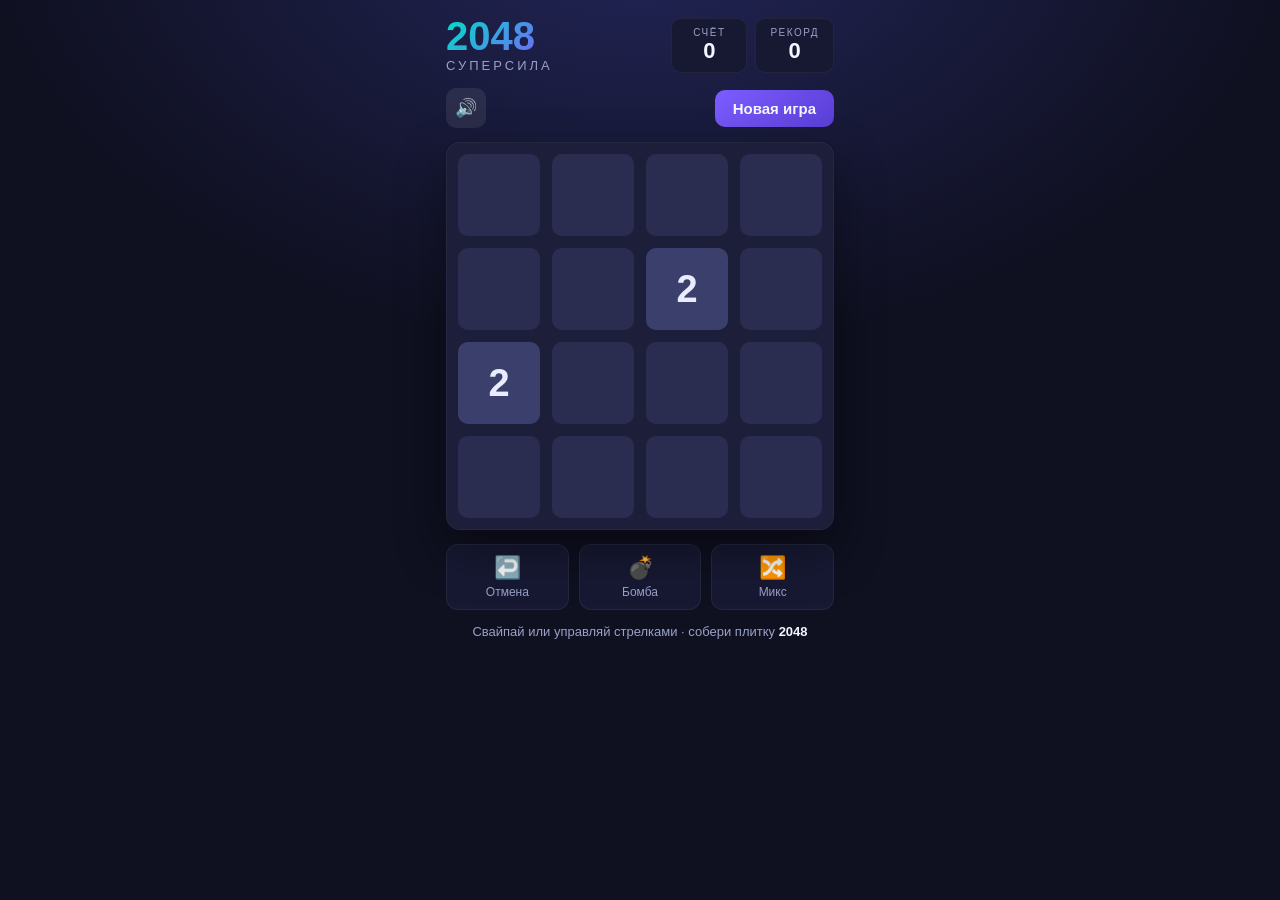
<file: index.html>
<!DOCTYPE html>
<html lang="ru">
<head>
  <meta charset="UTF-8">
  <meta name="viewport" content="width=device-width, initial-scale=1.0, maximum-scale=1.0, user-scalable=no, viewport-fit=cover">
  <title>2048: Суперсила</title>
  <link rel="stylesheet" href="css/style.css">
</head>
<body>
  <div id="app">
    <header class="topbar">
      <div class="title">
        <h1>2048</h1>
        <span class="subtitle">Суперсила</span>
      </div>
      <div class="scores">
        <div class="score-box">
          <div class="score-label">СЧЁТ</div>
          <div class="score-value" id="score">0</div>
        </div>
        <div class="score-box">
          <div class="score-label">РЕКОРД</div>
          <div class="score-value" id="best">0</div>
        </div>
      </div>
    </header>

    <div class="toolbar">
      <button class="sound-btn" id="sound-btn" title="Звук">🔊</button>
      <button class="btn btn-new" id="btn-new">Новая игра</button>
    </div>

    <div id="board-wrap">
      <div id="board">
        <div id="grid-bg"></div>
        <div id="tiles"></div>
      </div>

      <!-- Combo popup -->
      <div id="combo" class="combo hidden"></div>

      <!-- Overlay: game over / win -->
      <div id="overlay" class="overlay hidden">
        <div class="overlay-card">
          <div class="overlay-emoji" id="overlay-emoji">💀</div>
          <div class="overlay-title" id="overlay-title">Игра окончена</div>
          <div class="overlay-sub" id="overlay-sub">Счёт: 0</div>
          <button class="btn btn-reward" id="btn-continue">
            <span class="reward-ico">▶</span> Продолжить за рекламу
          </button>
          <button class="btn btn-new" id="btn-restart">Начать заново</button>
        </div>
      </div>

      <!-- Bomb targeting hint -->
      <div id="bomb-hint" class="bomb-hint hidden">💣 Нажми на плитку, чтобы взорвать</div>
    </div>

    <div class="powerbar">
      <button class="power" id="pw-undo" title="Отменить ход">
        <span class="pw-ico">↩️</span>
        <span class="pw-name">Отмена</span>
      </button>
      <button class="power" id="pw-bomb" title="Взорвать плитку">
        <span class="pw-ico">💣</span>
        <span class="pw-name">Бомба</span>
      </button>
      <button class="power" id="pw-shuffle" title="Перемешать поле">
        <span class="pw-ico">🔀</span>
        <span class="pw-name">Микс</span>
      </button>
    </div>

    <p class="hint">Свайпай или управляй стрелками · собери плитку <b>2048</b></p>
  </div>

  <!-- Playgama Bridge (мультиплатформенный SDK) -->
  <script src="https://bridge.playgama.com/v2/stable/playgama-bridge.js"></script>
  <script src="js/bridge-sdk.js"></script>
  <script src="js/audio.js"></script>
  <script src="js/game.js"></script>
</body>
</html>
</file>
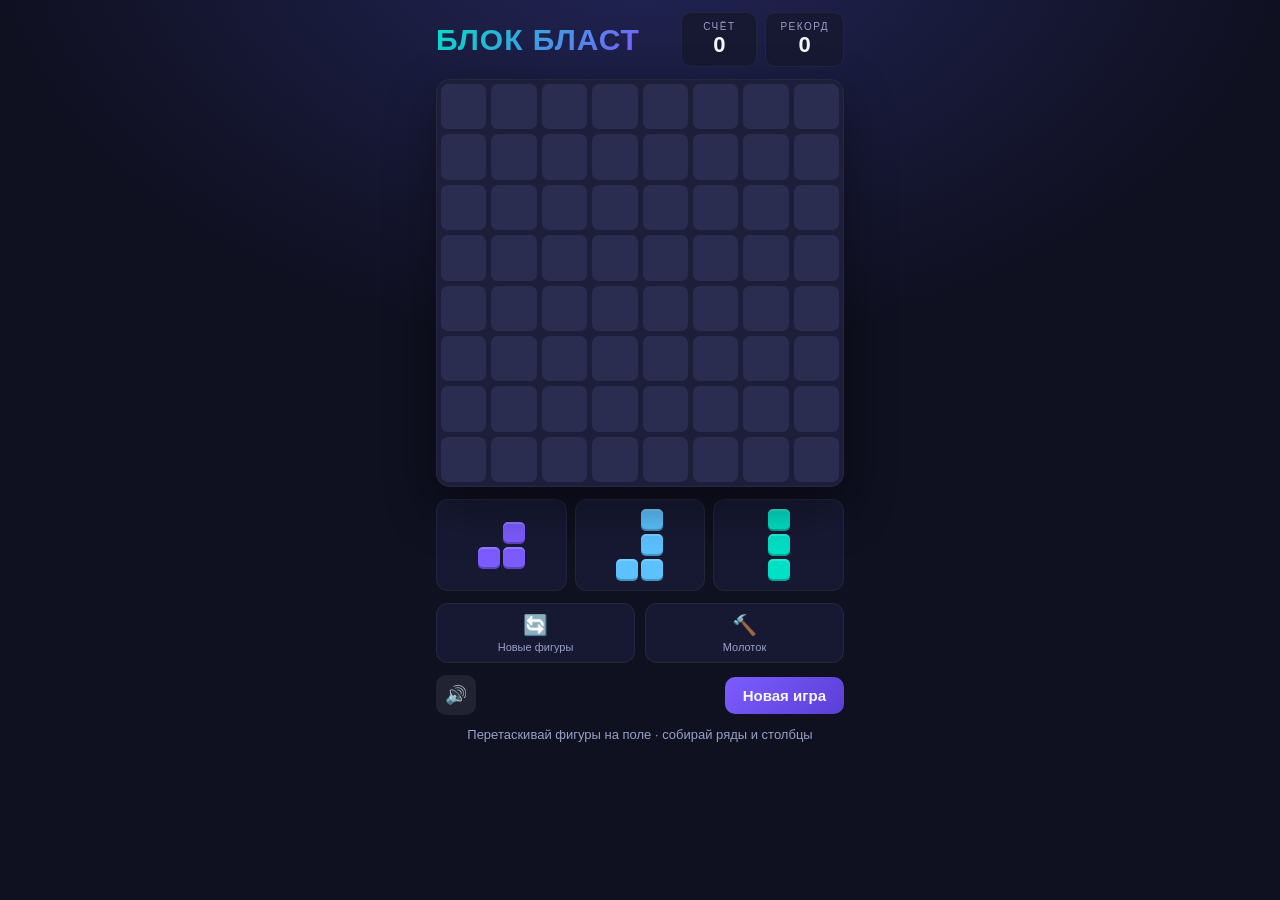
<file: block-blast/index.html>
<!DOCTYPE html>
<html lang="ru">
<head>
  <meta charset="UTF-8">
  <meta name="viewport" content="width=device-width, initial-scale=1.0, maximum-scale=1.0, user-scalable=no, viewport-fit=cover">
  <title>Блок Бласт</title>
  <link rel="stylesheet" href="css/style.css">
</head>
<body>
  <div id="app">
    <header class="topbar">
      <div class="title">
        <h1>БЛОК БЛАСТ</h1>
      </div>
      <div class="scores">
        <div class="score-box">
          <div class="score-label">СЧЁТ</div>
          <div class="score-value" id="score">0</div>
        </div>
        <div class="score-box">
          <div class="score-label">РЕКОРД</div>
          <div class="score-value" id="best">0</div>
        </div>
      </div>
    </header>

    <div id="combo" class="combo hidden"></div>

    <div id="board-wrap">
      <div id="board"></div>

      <div id="overlay" class="overlay hidden">
        <div class="overlay-card">
          <div class="overlay-emoji">💥</div>
          <div class="overlay-title">Поле забито!</div>
          <div class="overlay-sub" id="overlay-sub">Счёт: 0</div>
          <button class="btn btn-reward" id="btn-continue">
            <span class="reward-ico">▶</span> Продолжить за рекламу
          </button>
          <button class="btn btn-new" id="btn-restart">Начать заново</button>
        </div>
      </div>
    </div>

    <div id="tray" class="tray"></div>

    <div class="powerbar">
      <button class="power" id="pw-refresh">
        <span class="pw-ico">🔄</span><span class="pw-name">Новые фигуры</span>
      </button>
      <button class="power" id="pw-hammer">
        <span class="pw-ico">🔨</span><span class="pw-name">Молоток</span>
      </button>
    </div>

    <div class="toolbar">
      <button class="sound-btn" id="sound-btn" title="Звук">🔊</button>
      <button class="btn btn-new" id="btn-new">Новая игра</button>
    </div>

    <div id="hammer-hint" class="bomb-hint hidden">🔨 Нажми на блок, чтобы разбить</div>

    <p class="hint">Перетаскивай фигуры на поле · собирай ряды и столбцы</p>
  </div>

  <script src="https://bridge.playgama.com/v2/stable/playgama-bridge.js"></script>
  <script src="js/bridge-sdk.js"></script>
  <script src="js/audio.js"></script>
  <script src="js/game.js"></script>
</body>
</html>
</file>
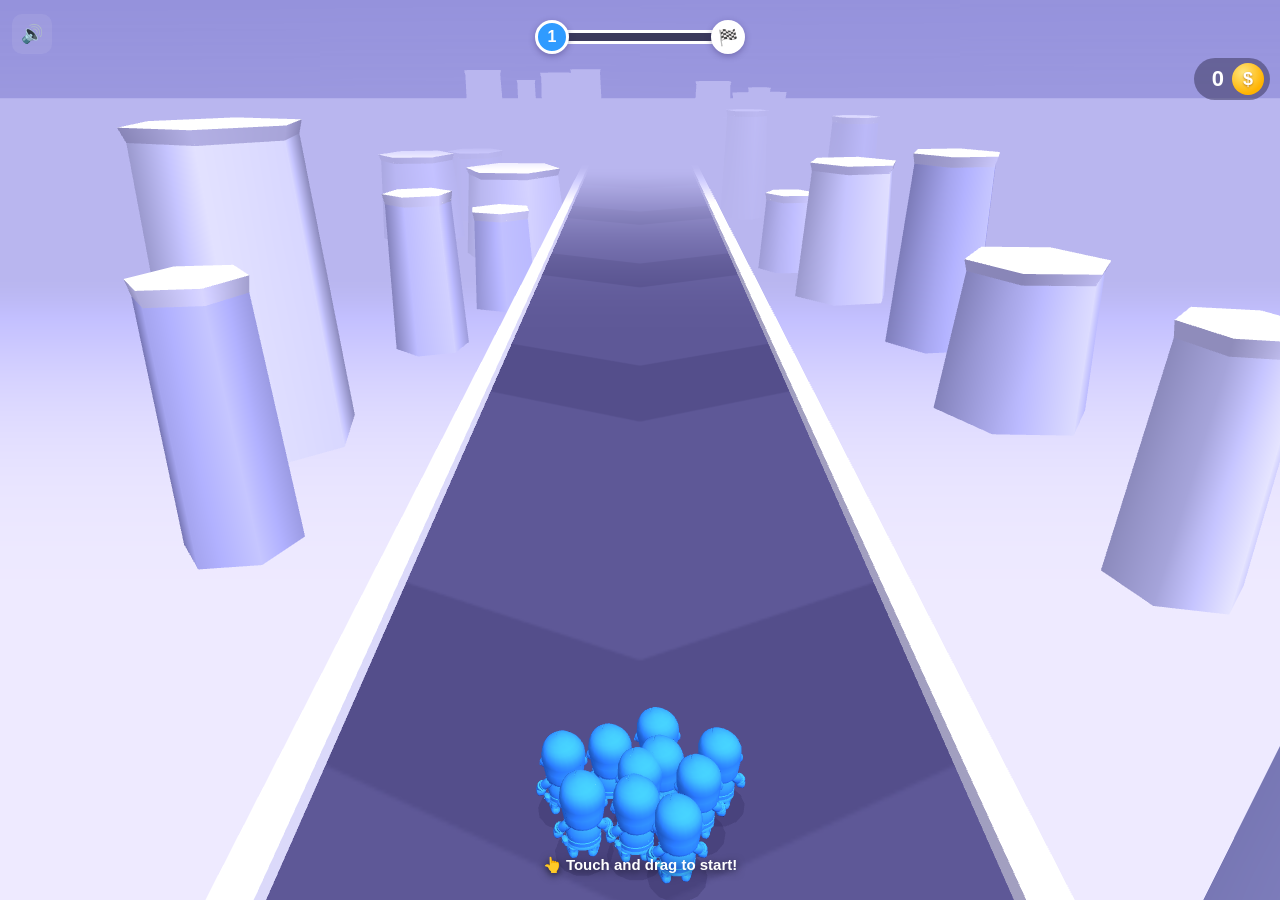
<file: crowd/index.html>
<!DOCTYPE html>
<html lang="en">
<head>
  <meta charset="UTF-8">
  <meta name="viewport" content="width=device-width, initial-scale=1.0, maximum-scale=1.0, user-scalable=no, viewport-fit=cover">
  <title>Crowd Rush</title>
  <link rel="stylesheet" href="css/style.css">
</head>
<body>
  <div id="app">
    <canvas id="game"></canvas>

    <button class="sound-btn" id="sound-btn" title="Sound" data-i18n="sound" data-i18n-title>🔊</button>

    <div class="hud">
      <div class="progress">
        <div class="lvl" id="lvl">1</div>
        <div class="bar"><div class="fill" id="prog"></div></div>
        <div class="flag">🏁</div>
      </div>
    </div>
    <div class="coins-pill"><span id="coins">0</span><span class="coin-ico">$</span></div>
    <span id="crowd" class="hidden">10</span><span id="dist" class="hidden">0</span>

    <div class="tap-hint" id="tap-hint" data-i18n="hint">Drag left and right</div>

    <div id="start" class="screen">
      <div class="screen-card">
        <div class="big-emoji">🏃‍♂️</div>
        <h1 data-i18n="title">CROWD RUSH</h1>
        <p data-i18n="intro">Lead your crowd with your finger. Pick the best gates, avoid pits, beat the red crowds and reach the finish stairs!</p>
        <button class="btn btn-main" id="btn-start" disabled data-i18n="loading">Loading…</button>
      </div>
    </div>

    <div id="end" class="screen hidden">
      <div class="screen-card">
        <div class="big-emoji">💀</div>
        <h1></h1>
        <div class="stats">
          <b id="end-coins">0</b>
        </div>
        <button class="btn btn-reward" id="btn-revive"><span class="reward-ico">▶</span> <span data-i18n="revive">Continue (watch ad)</span></button>
        <button class="btn btn-reward" id="btn-x2"><span class="reward-ico">▶</span> <span data-i18n="x2">Double coins</span></button>
        <button class="btn btn-main" id="btn-upgrades" data-i18n="upgrades">🔧 Upgrades</button>
        <button class="btn btn-ghost" id="btn-again">Retry</button>
      </div>
    </div>

    <div id="shop" class="screen hidden">
      <div class="screen-card wide">
        <h1 data-i18n="shop">🔧 Upgrades</h1>
        <div class="balance">🪙 <span id="shop-coins">0</span></div>
        <div class="upg" id="upg-start"></div>
        <div class="upg" id="upg-income"></div>
        <button class="btn btn-main" id="btn-close-shop" data-i18n="done">Done</button>
      </div>
    </div>
  </div>

  <script src="js/three.min.js"></script>
  <script src="js/GLTFLoader.js"></script>
  <script src="js/SkeletonUtils.js"></script>
  <script src="https://bridge.playgama.com/v2/stable/playgama-bridge.js"></script>
  <script src="js/bridge-sdk.js"></script>
  <script src="js/audio.js"></script>
  <script src="js/game.js"></script>
</body>
</html>
</file>
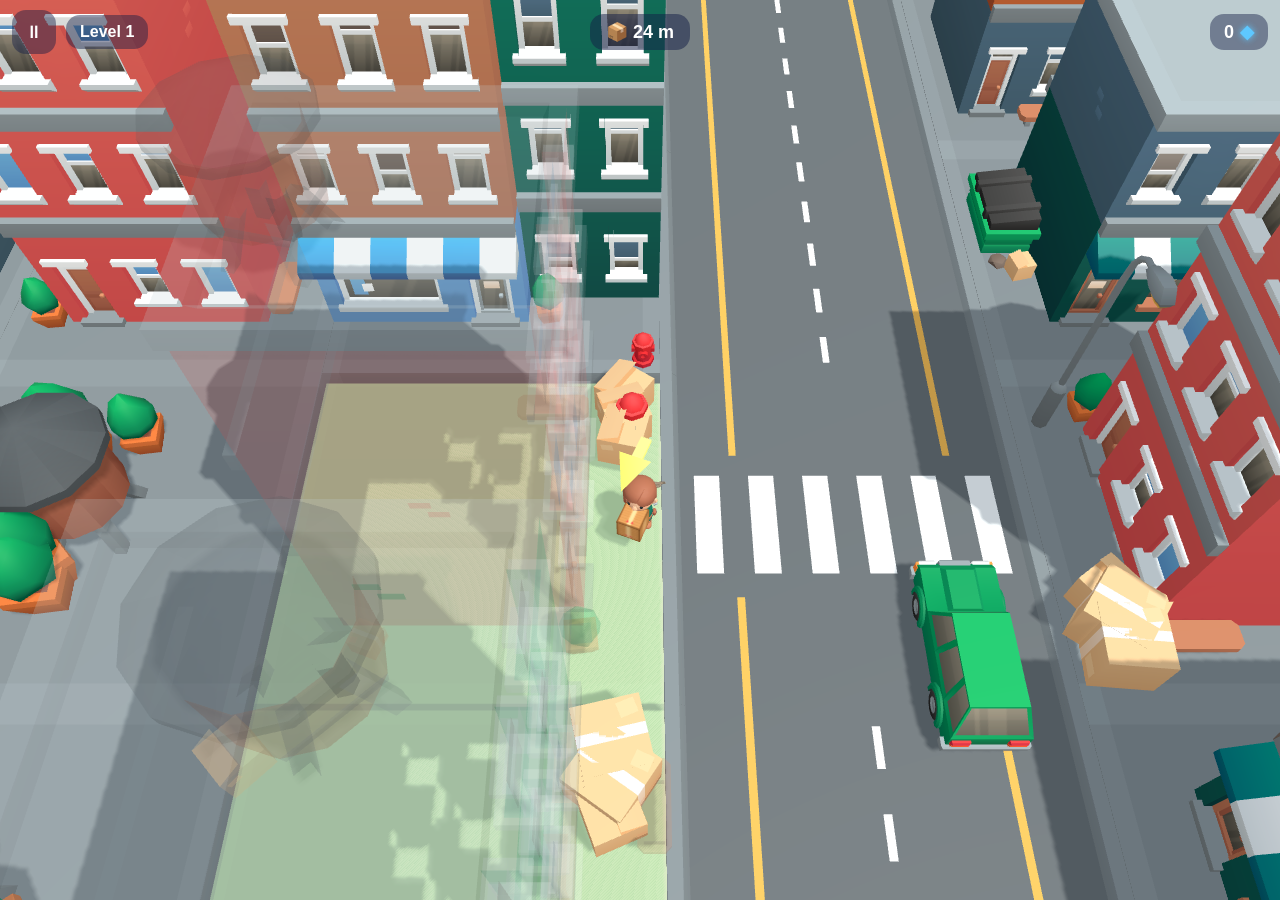
<file: delivery/index.html>
<!DOCTYPE html>
<html lang="en">
<head>
  <meta charset="UTF-8">
  <meta name="viewport" content="width=device-width, initial-scale=1.0, maximum-scale=1.0, user-scalable=no, viewport-fit=cover">
  <title>Crazy Delivery</title>
  <link rel="stylesheet" href="css/style.css">
</head>
<body>
  <div id="app">
    <canvas id="game"></canvas>

    <div class="hud" id="hud">
      <div class="hud-left">
        <button class="icon-btn" id="btn-pause" aria-label="pause">⏸</button>
        <div class="lvl-pill"><span data-i18n="level">Level</span> <b id="lvl">1</b></div>
      </div>
      <div class="hud-mid"><div class="dist-pill">📦 <b id="dist">0 m</b></div></div>
      <div class="hud-right"><div class="coins"><span id="coins">0</span><i>◆</i></div></div>
    </div>
    <div class="tip hidden" id="tip"></div>
    <div class="parcel-alert hidden" id="parcel-alert" data-i18n="dropped">Parcel dropped! Pick it up!</div>

    <div class="joy hidden" id="joy"><div class="joy-knob" id="joy-knob"></div></div>
    <button class="jump-btn" id="btn-jump" aria-label="jump"><svg viewBox="0 0 24 24"><path d="M12 4l7 8h-4v8H9v-8H5z" fill="#fff"/></svg></button>

    <div id="start" class="screen">
      <div class="card">
        <div class="logo"><div class="l1">CRAZY</div><div class="l2">DELIVERY</div></div>
        <p class="sub" data-i18n="intro">Deliver the parcel through total chaos! Don't drop it into the lava.</p>
        <div class="load-bar"><div id="load-fill"></div></div>
        <button class="btn btn-main" id="btn-play" disabled data-i18n="loading">Loading…</button>
        <p class="ctrl" data-i18n="ctrl">Left side: move · Right button: jump · PC: WASD + Space</p>
      </div>
    </div>

    <div id="end" class="screen hidden">
      <div class="card">
        <div class="big" id="end-emoji">🎉</div>
        <h2 id="end-title">Delivered!</h2>
        <p class="sub" id="end-text"></p>
        <button class="btn btn-reward hidden" id="btn-continue"><span>▶</span> <span data-i18n="cont">Continue (watch ad)</span></button>
        <button class="btn btn-main" id="btn-next" data-i18n="next">Next level ▶</button>
        <button class="btn btn-ghost" id="btn-retry" data-i18n="retry">Retry</button>
      </div>
    </div>

    <div id="pause" class="screen hidden">
      <div class="card">
        <h2 data-i18n="paused">Paused</h2>
        <button class="btn btn-main" id="btn-resume" data-i18n="resume">Resume</button>
        <button class="btn btn-ghost" id="btn-restart" data-i18n="restart">Restart level</button>
        <button class="sound-btn" id="sound-btn">🔊</button>
      </div>
    </div>

    <div id="rotate" class="rotate hidden">
      <div class="phone"></div>
      <p data-i18n="rotate">Rotate your device</p>
    </div>
  </div>

  <script src="js/three.min.js"></script>
  <script src="js/GLTFLoader.js"></script>
  <script src="js/SkeletonUtils.js"></script>
  <script src="js/BufferGeometryUtils.js"></script>
  <script src="https://bridge.playgama.com/v2/stable/playgama-bridge.js"></script>
  <script src="js/bridge-sdk.js"></script>
  <script src="js/audio.js"></script>
  <script src="js/game.js"></script>
</body>
</html>
</file>
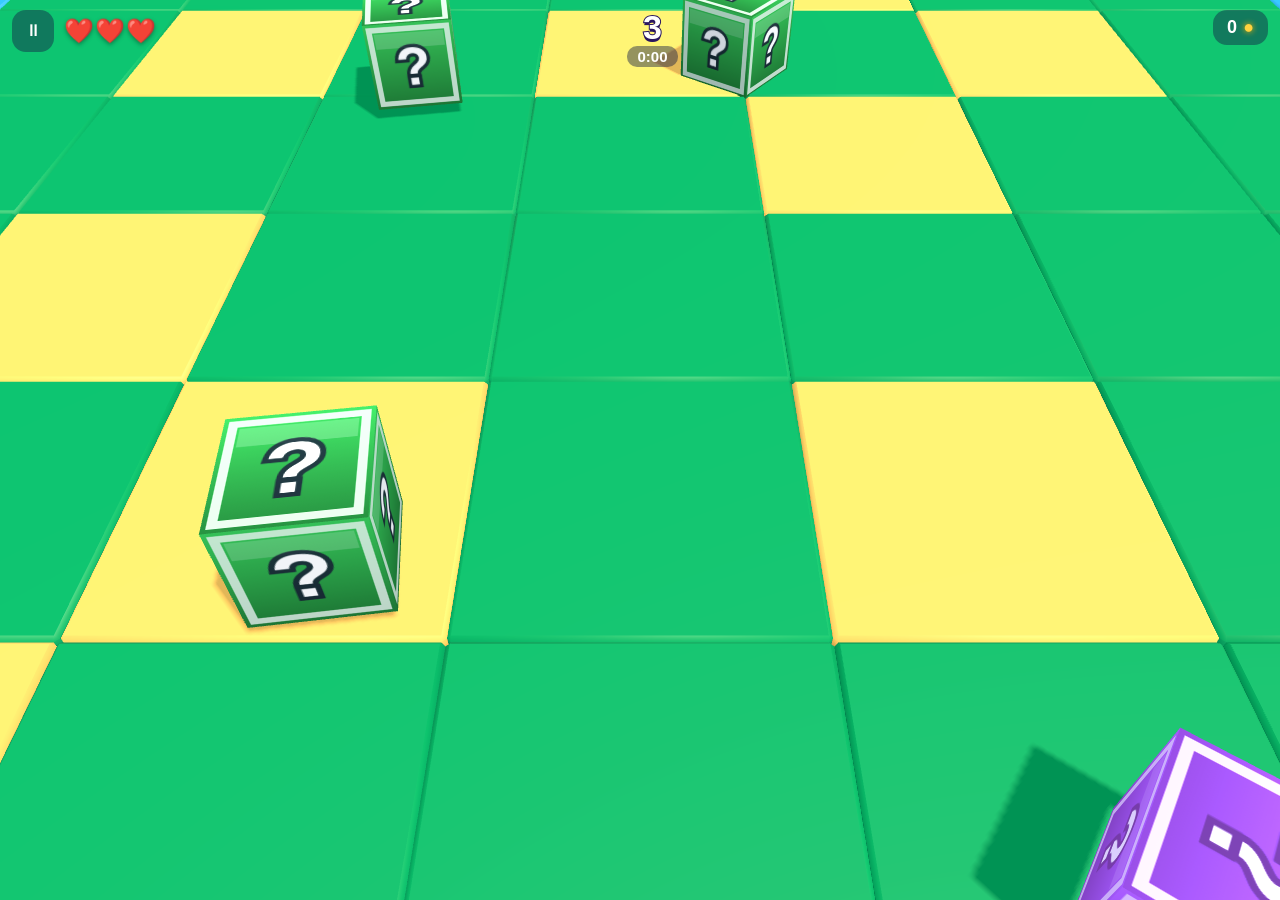
<file: lucky/index.html>
<!DOCTYPE html>
<html lang="en">
<head>
  <meta charset="UTF-8">
  <meta name="viewport" content="width=device-width, initial-scale=1.0, maximum-scale=1.0, user-scalable=no, viewport-fit=cover">
  <title>Lucky Block Survival</title>
  <link rel="stylesheet" href="css/style.css">
</head>
<body>
  <div id="app">
    <canvas id="game"></canvas>
    <div id="labels"></div>

    <div class="hud">
      <div class="hud-left">
        <button class="icon-btn" id="btn-pause" aria-label="pause">⏸</button>
        <div class="hearts" id="hearts"></div>
      </div>
      <div class="hud-mid">
        <div class="score"><span id="score">0</span></div>
        <div class="timer" id="timer">0:00</div>
      </div>
      <div class="hud-right"><div class="coins"><span id="coins">0</span><i>●</i></div></div>
    </div>
    <div class="powers" id="powers"></div>
    <div class="banner hidden" id="banner"></div>
    <div class="tip hidden" id="tip"></div>

    <div class="joy hidden" id="joy"><div class="joy-knob" id="joy-knob"></div></div>
    <button class="act-btn" id="btn-hit" aria-label="hit">🪓</button>
    <button class="act-btn small" id="btn-jump" aria-label="jump">⤒</button>

    <div id="loading" class="screen">
      <div class="card">
        <div class="logo"><div class="l1">LUCKY BLOCK</div><div class="l2">SURVIVAL</div></div>
        <div class="load-bar"><div id="load-fill"></div></div>
        <p class="sub" id="load-text">Loading…</p>
      </div>
    </div>

    <div id="end" class="screen hidden">
      <div class="card">
        <div class="big">💀</div>
        <h2 data-i18n="over">You died!</h2>
        <div class="stats" id="end-stats"></div>
        <button class="btn btn-reward" id="btn-revive">▶ <span data-i18n="revive">Revive (watch ad)</span></button>
        <button class="btn btn-reward" id="btn-x2">▶ <span data-i18n="x2">Double coins (watch ad)</span></button>
        <div class="row">
          <button class="btn btn-ghost" id="btn-shop" data-i18n="shop">🛒 Upgrades</button>
          <button class="btn btn-main" id="btn-again" data-i18n="again">Play again</button>
        </div>
      </div>
    </div>

    <div id="shop" class="screen hidden">
      <div class="card wide">
        <h2 data-i18n="shopTitle">🛒 Upgrades</h2>
        <div class="balance">● <span id="shop-coins">0</span></div>
        <div id="upgrades"></div>
        <button class="btn btn-main" id="btn-shop-close" data-i18n="play">Play!</button>
      </div>
    </div>

    <div id="pause" class="screen hidden">
      <div class="card">
        <h2 data-i18n="paused">Paused</h2>
        <button class="btn btn-main" id="btn-resume" data-i18n="resume">Resume</button>
        <button class="btn btn-ghost" id="btn-quit" data-i18n="quit">Give up</button>
        <button class="sound-btn" id="sound-btn">🔊</button>
      </div>
    </div>
  </div>

  <script src="js/three.min.js"></script>
  <script src="js/GLTFLoader.js"></script>
  <script src="js/SkeletonUtils.js"></script>
  <script src="https://bridge.playgama.com/v2/stable/playgama-bridge.js"></script>
  <script src="js/bridge-sdk.js"></script>
  <script src="js/audio.js"></script>
  <script src="js/game.js"></script>
</body>
</html>
</file>
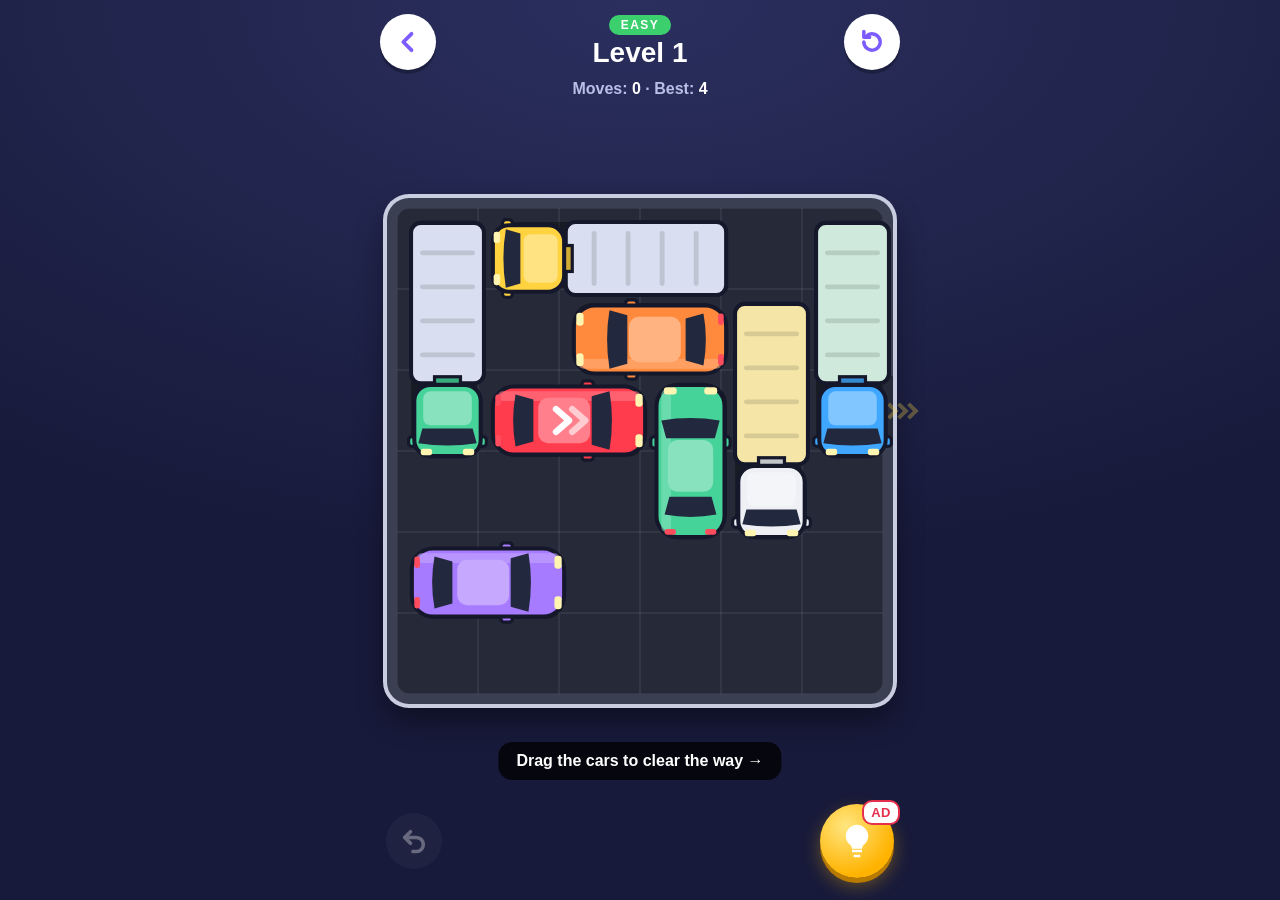
<file: parking/index.html>
<!DOCTYPE html>
<html lang="en">
<head>
  <meta charset="UTF-8">
  <meta name="viewport" content="width=device-width, initial-scale=1.0, maximum-scale=1.0, user-scalable=no, viewport-fit=cover">
  <title>Parking Escape</title>
  <link rel="stylesheet" href="css/style.css">
</head>
<body>
  <div id="app">
    <!-- Меню -->
    <div id="menu" class="screen-full">
      <button class="sound-btn" id="sound-btn">🔊</button>
      <div class="logo">
        <div class="logo-car"></div>
        <h1 class="logo-t1" data-i18n="title1">PARKING</h1>
        <div class="logo-t2" data-i18n="title2">ESCAPE</div>
      </div>
      <div class="diff-list">
        <button class="diff easy" data-d="easy"><span class="dn" data-i18n="easy">Easy</span><span class="dl" id="lv-easy">Level 1</span></button>
        <button class="diff medium" data-d="medium"><span class="dn" data-i18n="medium">Medium</span><span class="dl" id="lv-medium">Level 1</span></button>
        <button class="diff hard" data-d="hard"><span class="dn" data-i18n="hard">Hard</span><span class="dl" id="lv-hard">Level 1</span></button>
      </div>
      <p class="menu-hint" data-i18n="howto">Slide the cars to free the way for the red car!</p>
    </div>

    <!-- Игра -->
    <div id="game" class="screen-full hidden">
      <div class="top">
        <button class="round-btn" id="btn-back" aria-label="menu">
          <svg viewBox="0 0 24 24"><path d="M15 5l-7 7 7 7" fill="none" stroke="currentColor" stroke-width="3.2" stroke-linecap="round" stroke-linejoin="round"/></svg>
        </button>
        <div class="title-box">
          <div class="pill" id="diff-pill">EASY</div>
          <div class="lvl-title" id="lvl-title">Level 1</div>
        </div>
        <button class="round-btn" id="btn-restart" aria-label="restart">
          <svg viewBox="0 0 24 24"><path d="M5 12a7 7 0 1 0 2.1-5" fill="none" stroke="currentColor" stroke-width="3" stroke-linecap="round"/><path d="M5 3v5h5" fill="none" stroke="currentColor" stroke-width="3" stroke-linecap="round" stroke-linejoin="round"/></svg>
        </button>
      </div>
      <div class="moves"><span data-i18n="moves">Moves</span>: <b id="moves">0</b> <span class="best">· <span data-i18n="best">Best</span>: <b id="best">0</b></span></div>
      <div class="board-wrap"><div id="board"></div></div>
      <div class="bottom">
        <button class="round-btn dark" id="btn-undo" aria-label="undo">
          <svg viewBox="0 0 24 24"><path d="M9 14L4 9l5-5" fill="none" stroke="currentColor" stroke-width="3" stroke-linecap="round" stroke-linejoin="round"/><path d="M4 9h10a6 6 0 0 1 0 12h-3" fill="none" stroke="currentColor" stroke-width="3" stroke-linecap="round"/></svg>
        </button>
        <button class="hint-btn" id="btn-hint" aria-label="hint">
          <svg viewBox="0 0 24 24"><path d="M9 18h6M10 21h4M12 3a6 6 0 0 0-3.5 10.9c.6.5 1 1.2 1 2V16h5v-.1c0-.8.4-1.5 1-2A6 6 0 0 0 12 3z" fill="#fff" stroke="#fff" stroke-width="1.4" stroke-linejoin="round"/></svg>
          <span class="ad-badge" id="hint-badge">AD</span>
        </button>
      </div>
    </div>

    <!-- Победа -->
    <div id="win" class="overlay hidden">
      <div class="card">
        <div class="stars" id="stars"><span>★</span><span>★</span><span>★</span></div>
        <h2 data-i18n="done">Level complete!</h2>
        <p class="win-info" id="win-info"></p>
        <button class="btn btn-main" id="btn-next" data-i18n="next">Next ▶</button>
        <button class="btn btn-ghost" id="btn-replay" data-i18n="replay">Replay</button>
      </div>
    </div>
    <div id="toast" class="toast hidden"></div>
  </div>

  <script src="https://bridge.playgama.com/v2/stable/playgama-bridge.js"></script>
  <script src="js/bridge-sdk.js"></script>
  <script src="js/audio.js"></script>
  <script src="js/levels.js"></script>
  <script src="js/game.js"></script>
</body>
</html>
</file>
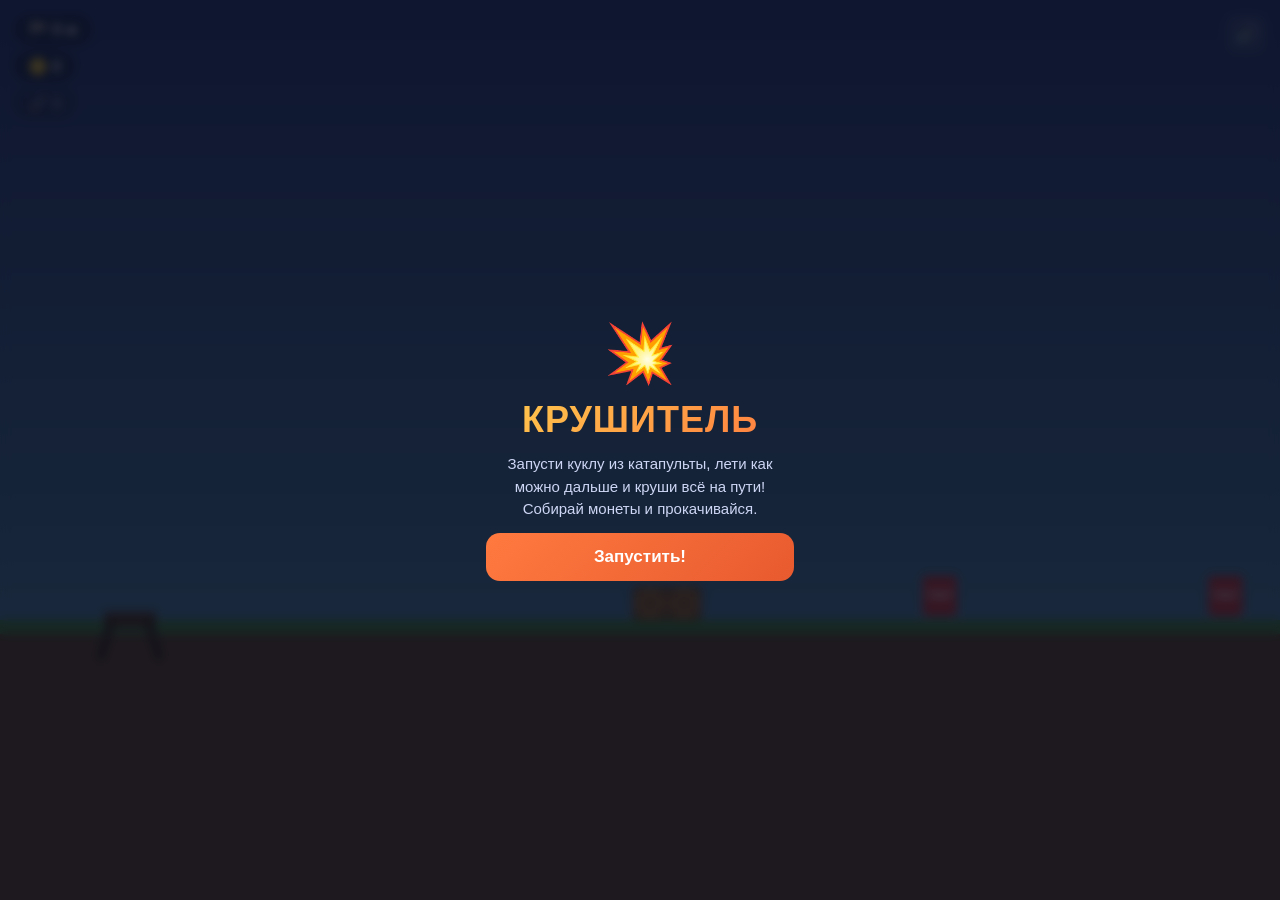
<file: smash/index.html>
<!DOCTYPE html>
<html lang="ru">
<head>
  <meta charset="UTF-8">
  <meta name="viewport" content="width=device-width, initial-scale=1.0, maximum-scale=1.0, user-scalable=no, viewport-fit=cover">
  <title>Крушитель</title>
  <link rel="stylesheet" href="css/style.css">
</head>
<body>
  <div id="app">
    <canvas id="game"></canvas>

    <button class="sound-btn" id="sound-btn" title="Звук">🔊</button>

    <!-- HUD -->
    <div class="hud">
      <div class="hud-item">🏁 <span id="dist">0</span> м</div>
      <div class="hud-item">🪙 <span id="coins">0</span></div>
      <div class="hud-item" id="boost-hud">🚀 <span id="boosts">0</span></div>
    </div>

    <div class="tap-hint" id="tap-hint"></div>

    <!-- Старт -->
    <div id="start" class="screen">
      <div class="screen-card">
        <div class="big-emoji">💥</div>
        <h1>КРУШИТЕЛЬ</h1>
        <p>Запусти куклу из катапульты, лети как можно дальше и круши всё на пути! Собирай монеты и прокачивайся.</p>
        <button class="btn btn-main" id="btn-start">Запустить!</button>
      </div>
    </div>

    <!-- Конец заезда -->
    <div id="end" class="screen hidden">
      <div class="screen-card">
        <div class="big-emoji">🎯</div>
        <h1>Отличный полёт!</h1>
        <div class="stats">
          <div>Дальность: <b id="end-dist">0</b> м</div>
          <div>Монеты за заезд: <b id="end-coins">0</b> 🪙</div>
        </div>
        <button class="btn btn-reward" id="btn-x2"><span class="reward-ico">▶</span> Удвоить монеты за рекламу</button>
        <button class="btn btn-main" id="btn-upgrades">🔧 Прокачка</button>
        <button class="btn btn-ghost" id="btn-again">Ещё заезд</button>
      </div>
    </div>

    <!-- Прокачка -->
    <div id="shop" class="screen hidden">
      <div class="screen-card wide">
        <h1>🔧 Прокачка</h1>
        <div class="balance">🪙 <span id="shop-coins">0</span></div>
        <div class="upg" id="upg-power"></div>
        <div class="upg" id="upg-bounce"></div>
        <div class="upg" id="upg-boost"></div>
        <button class="btn btn-main" id="btn-close-shop">Готово</button>
      </div>
    </div>
  </div>

  <script src="js/matter.min.js"></script>
  <script src="https://bridge.playgama.com/v2/stable/playgama-bridge.js"></script>
  <script src="js/bridge-sdk.js"></script>
  <script src="js/audio.js"></script>
  <script src="js/game.js"></script>
</body>
</html>
</file>
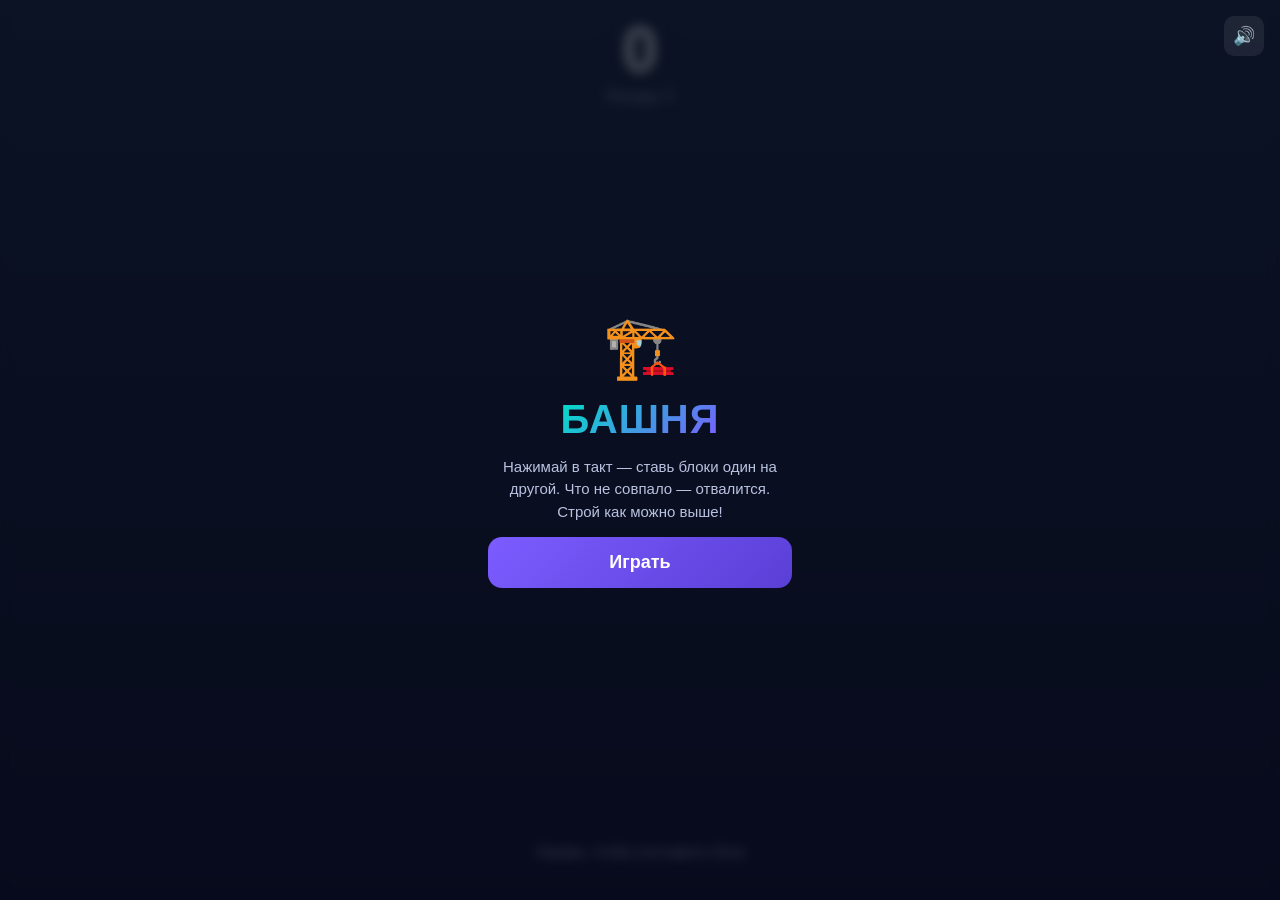
<file: tower/index.html>
<!DOCTYPE html>
<html lang="ru">
<head>
  <meta charset="UTF-8">
  <meta name="viewport" content="width=device-width, initial-scale=1.0, maximum-scale=1.0, user-scalable=no, viewport-fit=cover">
  <title>Башня</title>
  <link rel="stylesheet" href="css/style.css">
</head>
<body>
  <div id="app">
    <canvas id="game"></canvas>

    <button class="sound-btn" id="sound-btn" title="Звук">🔊</button>

    <!-- Верхний счёт -->
    <div class="hud">
      <div class="score" id="score">0</div>
      <div class="best">Рекорд: <span id="best">0</span></div>
    </div>

    <!-- Старт -->
    <div id="start" class="screen">
      <div class="screen-card">
        <div class="big-emoji">🏗️</div>
        <h1>БАШНЯ</h1>
        <p>Нажимай в такт — ставь блоки один на другой. Что не совпало — отвалится. Строй как можно выше!</p>
        <button class="btn btn-main" id="btn-start">Играть</button>
      </div>
    </div>

    <!-- Конец -->
    <div id="over" class="screen hidden">
      <div class="screen-card">
        <div class="big-emoji">🏢</div>
        <h1>Башня упала!</h1>
        <div class="final">Высота: <b id="final-score">0</b></div>
        <button class="btn btn-reward" id="btn-continue"><span class="reward-ico">▶</span> Продолжить за рекламу</button>
        <button class="btn btn-main" id="btn-restart">Заново</button>
      </div>
    </div>

    <div class="tap-hint" id="tap-hint">Нажми, чтобы поставить блок</div>
  </div>

  <script src="https://bridge.playgama.com/v2/stable/playgama-bridge.js"></script>
  <script src="js/bridge-sdk.js"></script>
  <script src="js/audio.js"></script>
  <script src="js/game.js"></script>
</body>
</html>
</file>
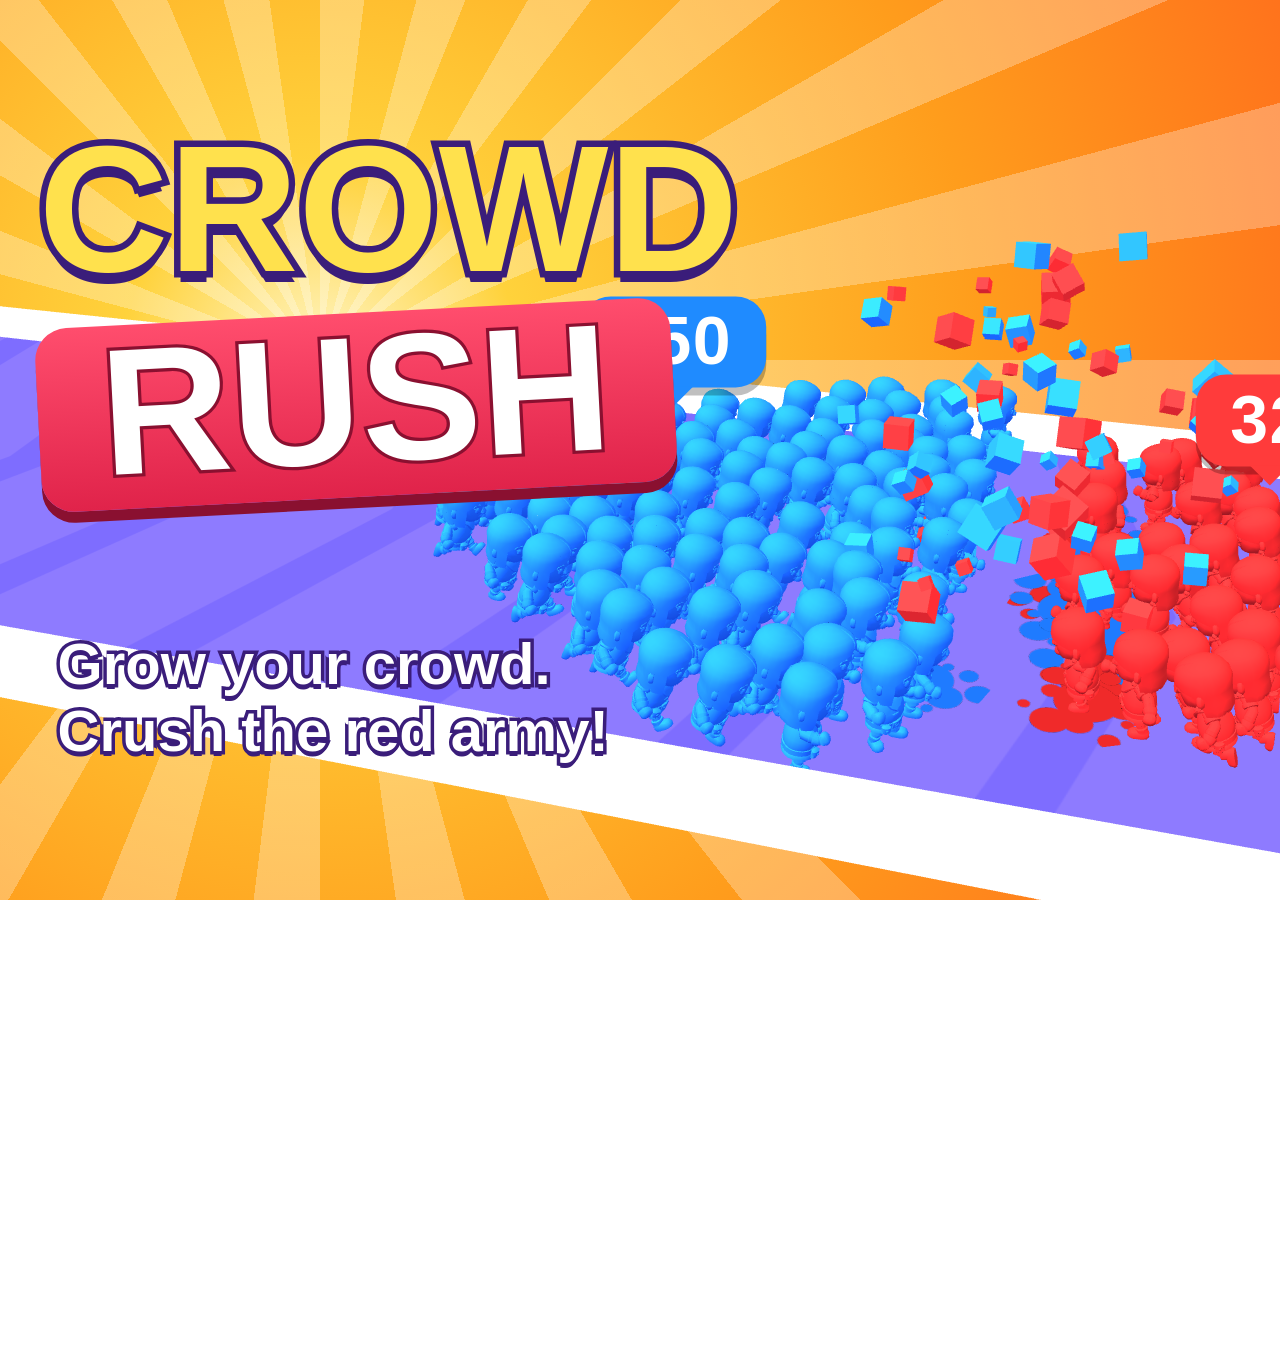
<file: store-assets/poster-src/poster.html>
<!doctype html><html><head><meta charset="utf-8"><style>
*{margin:0;box-sizing:border-box}
html,body{width:100%;height:100%;overflow:hidden}
#bg{position:absolute;inset:0;background:radial-gradient(circle at var(--cx) var(--cy),#fff6c8 0,#ffd23b 18%,#ff9d1c 60%,#ff6a1c 100%)}
#rays{position:absolute;inset:-50%;background:repeating-conic-gradient(from 0deg at calc(50% + (var(--cxn) - 50%)/2) calc(50% + (var(--cyn) - 50%)/2),rgba(255,255,255,.28) 0deg 7deg,rgba(255,255,255,0) 7deg 15deg)}
canvas{position:absolute;inset:0}
.lbl{position:absolute;transform:translate(-50%,-100%);font:900 var(--fs) 'Arial Black',Arial,sans-serif;color:#fff;padding:.08em .5em .12em;border-radius:.45em;
 box-shadow:0 .12em 0 rgba(0,0,0,.25);letter-spacing:.02em}
.lbl:after{content:'';position:absolute;left:50%;bottom:-.28em;transform:translateX(-50%);border:.3em solid transparent;border-bottom:0;border-top-color:inherit}
.b{background:#1f8bff;border-color:#1f8bff;color:#fff}.r{background:#ff3b3b;border-color:#ff3b3b}
#title{position:absolute;text-align:center;line-height:.92;font-family:'Arial Black',Arial,sans-serif;font-weight:900}
#title .t1{display:block;color:#ffe14d;-webkit-text-stroke:var(--st) #3a1d7a;paint-order:stroke fill;text-shadow:0 var(--sh) 0 #3a1d7a}
#title .t2{display:inline-block;margin-top:.12em;color:#fff;background:linear-gradient(#ff4d6d,#e0234a);padding:.02em .35em .08em;border-radius:.18em;
 box-shadow:0 var(--sh) 0 #8a1030;-webkit-text-stroke:calc(var(--st)*.5) #8a1030;paint-order:stroke fill;transform:rotate(-3deg)}
#tag{position:absolute;font:900 var(--tfs) Arial,sans-serif;color:#fff;-webkit-text-stroke:calc(var(--tfs)*.12) #3a1d7a;paint-order:stroke fill;text-shadow:0 .08em 0 #3a1d7a}
</style></head><body>
<div id="bg"></div><div id="rays"></div><canvas id="c"></canvas><div id="ov"></div>
<script src="../../crowd/js/three.min.js"></script><script src="../../crowd/js/GLTFLoader.js"></script><script src="../../crowd/js/SkeletonUtils.js"></script>
<script>
const T=THREE, Q=new URLSearchParams(location.search), W=innerWidth, H=innerHeight, P=Q.get('p')||'land';
let seed=7; const rnd=()=>{seed=(seed*16807)%2147483647;return (seed-1)/2147483646;};
const cfg={
 land:{cam:[1.0,6.6,10.5],look:[-1.8,0.6,0],fov:41,sh:[0.16,0.08],cx:'25%',cy:'40%',title:{l:'3%',t:'14%',w:'38%',fs:180,tag:'Grow your crowd.<br>Crush the red army!',tl:'4.5%',tt:'70%',tfs:58}},
 sq:{cam:[1.0,7.0,10.5],look:[-1.8,0.6,0],fov:47,sh:[0,0.17],cx:'50%',cy:'18%',title:{l:'0',t:'3%',w:'100%',fs:122}},
 port:{cam:[-13.5,9.5,0.01],look:[-1.0,0.2,0],fov:50,sh:[0,0.13],cx:'50%',cy:'15%',title:{l:'0',t:'5%',w:'100%',fs:190,tag:'Grow your crowd.<br>Crush the red army!',tl:'0',tt:'89%',tfs:60,tc:1}},
}[P];
document.documentElement.style.setProperty('--cx',cfg.cx);document.documentElement.style.setProperty('--cy',cfg.cy);
document.documentElement.style.setProperty('--cxn',cfg.cx);document.documentElement.style.setProperty('--cyn',cfg.cy);
const R=new T.WebGLRenderer({canvas:c,antialias:true,alpha:true,preserveDrawingBuffer:true});R.setSize(W,H);R.setPixelRatio(1);R.setClearColor(0,0);
const S=new T.Scene(), cam=new T.PerspectiveCamera(cfg.fov,W/H,0.1,200);cam.position.set(...cfg.cam);cam.lookAt(...cfg.look);cam.setViewOffset(W,H,-cfg.sh[0]*W,-cfg.sh[1]*H,W,H);
S.add(new T.HemisphereLight(0xffffff,0x8070c0,0.95));const dl=new T.DirectionalLight(0xffffff,0.75);dl.position.set(-4,10,6);S.add(dl);
// дорога вдоль X
function tex(w,h,f){const cv=document.createElement('canvas');cv.width=w;cv.height=h;f(cv.getContext('2d'));const t=new T.CanvasTexture(cv);t.anisotropy=8;return t;}
const rt=tex(256,256,x=>{x.fillStyle='#5b4fb8';x.fillRect(0,0,256,256);x.fillStyle='#5146a8';x.beginPath();x.moveTo(0,0);x.lineTo(128,90);x.lineTo(256,0);x.lineTo(256,60);x.lineTo(128,150);x.lineTo(0,60);x.fill();});
rt.wrapS=rt.wrapT=T.RepeatWrapping;rt.repeat.set(1,22);
const road=new T.Mesh(new T.PlaneGeometry(7,60),new T.MeshLambertMaterial({map:rt}));road.rotation.x=-Math.PI/2;road.rotation.z=Math.PI/2;S.add(road);
for(const z of[-3.7,3.7]){const cb=new T.Mesh(new T.BoxGeometry(60,0.4,0.5),new T.MeshLambertMaterial({color:0xffffff}));cb.position.set(0,0.1,z);S.add(cb);}
// кляксы
const sp=tex(128,128,x=>{x.fillStyle='#fff';x.beginPath();x.arc(64,64,30,0,6.3);x.fill();for(let i=0;i<11;i++){const a=i*.57+.3,d=34+(i%3)*12,r=6+(i%4)*4;x.beginPath();x.arc(64+Math.cos(a)*d,64+Math.sin(a)*d,r,0,6.3);x.fill();}});
function splat(px,pz,col,k){const m=new T.Mesh(new T.PlaneGeometry(k,k),new T.MeshBasicMaterial({map:sp,color:col,transparent:true,depthWrite:false}));m.rotation.x=-Math.PI/2;m.rotation.z=rnd()*6;m.position.set(px,0.02,pz);S.add(m);}
const BLUE=0x1f7bff, RED=0xf02a2a;
for(let i=0;i<9;i++)splat(-0.6+rnd()*1.6,(rnd()-.5)*4,i%2?RED:BLUE,0.9+rnd()*0.9);
new T.GLTFLoader().load('../../crowd/assets/char.glb',g=>{
 const tmpl=g.scene, clips={};g.animations.forEach(a=>clips[a.name]=a);
 const box=new T.Box3().setFromObject(tmpl), k=1/(box.max.y-box.min.y);
 const mB=new T.MeshLambertMaterial({color:BLUE,skinning:true,emissive:0x0b2d80,emissiveIntensity:.25});
 const mR=new T.MeshLambertMaterial({color:RED,skinning:true,emissive:0x6a0d0d,emissiveIntensity:.25});
 function ch(mat,x,z,ry,clip,t,dead){const r=T.SkeletonUtils.clone(tmpl);r.traverse(m=>{if(m.isSkinnedMesh){m.material=mat;m.frustumCulled=false;}else if(m.isMesh&&m.name==='Crossbow')m.visible=false;});
  r.scale.setScalar(k);r.position.set(x,0,z);r.rotation.y=ry;S.add(r);const mx=new T.AnimationMixer(r);const a=mx.clipAction(clips[clip]);if(dead){a.setLoop(T.LoopOnce);a.clampWhenFinished=true;}a.play();mx.update(t);return r;}
 // синие: плотный клин, бегут вправо (+x)
 const blue=[],red=[];
 for(let i=0;i<95;i++){let x,z;do{x=-0.7-Math.pow(rnd(),0.8)*5.8;z=(rnd()-.5)*6.2;}while(Math.abs(z)>(x+7.5)*0.62||Math.abs(z)>3.1);
  if(blue.some(b=>Math.hypot(b[0]-x,b[1]-z)<0.42)){i--;continue;}blue.push([x,z]);}
 for(let i=0;i<32;i++){let x,z;do{x=0.7+Math.pow(rnd(),0.9)*2.6;z=(rnd()-.5)*4.4;}while(Math.abs(z)>2.2);
  if(red.some(b=>Math.hypot(b[0]-x,b[1]-z)<0.42)){i--;continue;}red.push([x,z]);}
 blue.forEach(([x,z])=>ch(mB,x,z,Math.PI/2+(rnd()-.5)*.4,x>-1.6?'Unarmed_Melee_Attack_Punch_A':'Running_A',rnd()*2));
 red.forEach(([x,z])=>ch(mR,x,z,-Math.PI/2+(rnd()-.5)*.4,x<1.5?'Unarmed_Melee_Attack_Punch_A':'Running_A',rnd()*2));
 // кусочки
 const cg=new T.BoxGeometry(.16,.16,.16);
 for(let i=0;i<70;i++){const m=new T.Mesh(cg,new T.MeshLambertMaterial({color:i%2?RED:BLUE,emissive:i%2?0x551010:0x0a2a66}));const a=rnd()*6.28,d=Math.pow(rnd(),.7)*2.6;
  m.position.set(Math.cos(a)*d*0.7+0.1,0.3+rnd()*3.0,Math.sin(a)*d);m.rotation.set(rnd()*6,rnd()*6,0);const s=0.6+rnd()*1.2;m.scale.setScalar(s);S.add(m);}
 R.render(S,cam);
 // подписи
 const toS=(x,y,z)=>{const v=new T.Vector3(x,y,z).project(cam);return[(v.x+1)/2*W,(1-v.y)/2*H];};
 const fs=Math.round(Math.min(W,H)*(P==='land'?0.075:0.085));
 const L=(cls,txt,p)=>{const d=document.createElement('div');d.className='lbl '+cls;d.textContent=txt;d.style.setProperty('--fs',fs+'px');d.style.left=p[0]+'px';d.style.top=p[1]+'px';ov.appendChild(d);};
 L('b','250',toS(-3.6,1.9,0));L('r','32',toS(2.2,1.75,0));
 const tt=cfg.title;
 const td=document.createElement('div');td.id='title';Object.assign(td.style,{left:tt.l,top:tt.t,width:tt.w,fontSize:tt.fs+'px'});td.style.setProperty('--st',Math.round(tt.fs*.07)+'px');td.style.setProperty('--sh',Math.round(tt.fs*.06)+'px');
 td.innerHTML='<span class="t1">CROWD</span><span class="t2">RUSH</span>';ov.appendChild(td);
 if(tt.tag){const g=document.createElement('div');g.id='tag';g.innerHTML=tt.tag;Object.assign(g.style,{left:tt.tl,top:tt.tt});g.style.setProperty('--tfs',tt.tfs+'px');if(tt.tc){g.style.width='100%';g.style.textAlign='center';}ov.appendChild(g);}
 window.DONE=true;
});
</script></body></html>
</file>
<file: css/style.css>
:root {
  --bg: #0f1020;
  --bg2: #171933;
  --board: #1d1f3a;
  --cell: #2a2d4f;
  --text: #f5f6ff;
  --muted: #9aa0c7;
  --accent: #7c5cff;
  --accent2: #00e0c6;
  --gold: #ffcc4d;
  --radius: 14px;
  --gap: 12px;
  --board-size: 420px;
}

* { box-sizing: border-box; margin: 0; padding: 0; -webkit-tap-highlight-color: transparent; }

html, body {
  height: 100%;
  background: radial-gradient(1200px 800px at 50% -10%, #23265a 0%, var(--bg) 55%);
  color: var(--text);
  font-family: -apple-system, BlinkMacSystemFont, "Segoe UI", Roboto, "Helvetica Neue", Arial, sans-serif;
  overflow: hidden;
  user-select: none;
  -webkit-user-select: none;
  touch-action: none;
}

#app {
  max-width: var(--board-size);
  margin: 0 auto;
  padding: 16px 16px calc(16px + env(safe-area-inset-bottom));
  display: flex;
  flex-direction: column;
  gap: 14px;
  min-height: 100%;
}

/* Topbar */
.topbar { display: flex; align-items: center; justify-content: space-between; gap: 12px; }
.title h1 {
  font-size: 40px; font-weight: 800; line-height: 1;
  background: linear-gradient(135deg, var(--accent2), var(--accent));
  -webkit-background-clip: text; background-clip: text; color: transparent;
}
.title .subtitle { font-size: 13px; letter-spacing: 3px; color: var(--muted); text-transform: uppercase; }
.scores { display: flex; gap: 8px; }
.score-box {
  background: var(--bg2); border-radius: 10px; padding: 8px 14px; min-width: 76px; text-align: center;
  border: 1px solid rgba(255,255,255,0.05);
}
.score-label { font-size: 10px; letter-spacing: 1.5px; color: var(--muted); }
.score-value { font-size: 22px; font-weight: 800; }

/* Toolbar */
.toolbar { display: flex; justify-content: space-between; align-items: center; }
.btn {
  border: none; cursor: pointer; font-weight: 700; color: var(--text);
  border-radius: 10px; padding: 10px 18px; font-size: 15px;
  transition: transform .08s ease, filter .15s ease;
}
.btn:active { transform: scale(0.96); }
.btn-new { background: linear-gradient(135deg, var(--accent), #5a3fd6); }
.btn-new:hover { filter: brightness(1.1); }
.btn-reward { background: linear-gradient(135deg, var(--accent2), #00a899); color: #042; width: 100%; }
.reward-ico { display: inline-block; transform: translateY(1px); }

/* Board */
#board-wrap { position: relative; }
#board {
  position: relative;
  width: 100%;
  aspect-ratio: 1 / 1;
  background: var(--board);
  border-radius: var(--radius);
  padding: var(--gap);
  box-shadow: 0 20px 50px rgba(0,0,0,0.4), inset 0 0 0 1px rgba(255,255,255,0.04);
}
#grid-bg, #tiles { position: absolute; inset: var(--gap); }
#grid-bg {
  display: grid;
  grid-template-columns: repeat(4, 1fr);
  grid-template-rows: repeat(4, 1fr);
  gap: var(--gap);
}
.cell-bg { background: var(--cell); border-radius: 10px; }

#tiles { pointer-events: none; }
.tile {
  position: absolute;
  display: flex; align-items: center; justify-content: center;
  border-radius: 10px;
  font-weight: 800;
  will-change: transform;
  transition: transform .12s ease-in-out;
}
.tile .tv { line-height: 1; }
.tile.new { animation: pop .18s ease; }
.tile.merged { animation: bounce .18s ease; }
@keyframes pop { 0% { transform: var(--pos) scale(0); } 100% { transform: var(--pos) scale(1); } }
@keyframes bounce { 0% { transform: var(--pos) scale(1); } 50% { transform: var(--pos) scale(1.18); } 100% { transform: var(--pos) scale(1); } }

/* Tile colors */
.t2    { background: #3a3f6b; color: #e9ebff; }
.t4    { background: #44487e; color: #e9ebff; }
.t8    { background: linear-gradient(135deg,#6a5cff,#5a3fd6); }
.t16   { background: linear-gradient(135deg,#8a5cff,#6a3fd6); }
.t32   { background: linear-gradient(135deg,#b05cff,#7a3fd6); }
.t64   { background: linear-gradient(135deg,#ff5ca8,#c23fd6); }
.t128  { background: linear-gradient(135deg,#ff7a5c,#ff3f8a); box-shadow:0 0 18px rgba(255,90,120,.4);}
.t256  { background: linear-gradient(135deg,#ffb15c,#ff7a3f); box-shadow:0 0 20px rgba(255,150,80,.45);}
.t512  { background: linear-gradient(135deg,#ffd15c,#ffab3f); box-shadow:0 0 22px rgba(255,200,80,.5);}
.t1024 { background: linear-gradient(135deg,#ffe15c,#00e0c6); box-shadow:0 0 26px rgba(0,224,198,.5);}
.t2048 { background: linear-gradient(135deg,#00e0c6,#7c5cff); box-shadow:0 0 34px rgba(124,92,255,.65);}
.tbig  { background: linear-gradient(135deg,#00e0c6,#ff5ca8); box-shadow:0 0 34px rgba(255,90,170,.7);}

/* Combo popup */
.combo {
  position: absolute; top: 12%; left: 50%; transform: translate(-50%, 0);
  font-size: 30px; font-weight: 900; pointer-events: none; z-index: 5;
  color: var(--gold); text-shadow: 0 2px 10px rgba(0,0,0,.6);
}
.combo.show { animation: comboPop .9s ease forwards; }
@keyframes comboPop {
  0% { opacity: 0; transform: translate(-50%, 20px) scale(.6); }
  25% { opacity: 1; transform: translate(-50%, 0) scale(1.1); }
  70% { opacity: 1; transform: translate(-50%, -10px) scale(1); }
  100% { opacity: 0; transform: translate(-50%, -40px) scale(.9); }
}

/* Overlay */
.overlay {
  position: absolute; inset: 0; display: flex; align-items: center; justify-content: center;
  background: rgba(15,16,32,0.82); backdrop-filter: blur(4px); border-radius: var(--radius); z-index: 10;
  animation: fade .25s ease;
}
@keyframes fade { from { opacity: 0; } to { opacity: 1; } }
.overlay-card { text-align: center; padding: 24px; width: 86%; max-width: 320px; display: flex; flex-direction: column; gap: 12px; }
.overlay-emoji { font-size: 54px; }
.overlay-title { font-size: 26px; font-weight: 800; }
.overlay-sub { color: var(--muted); font-size: 16px; margin-bottom: 6px; }

/* Bomb hint */
.bomb-hint {
  position: absolute; bottom: 10px; left: 50%; transform: translateX(-50%);
  background: #ff4d6d; color: #fff; padding: 8px 16px; border-radius: 20px;
  font-size: 14px; font-weight: 700; z-index: 8; white-space: nowrap;
  box-shadow: 0 6px 20px rgba(255,77,109,.5); animation: fade .2s ease;
}
#tiles.bombing { pointer-events: auto; }
#tiles.bombing .tile { cursor: crosshair; }
#tiles.bombing .tile:hover { outline: 3px solid #ff4d6d; outline-offset: -3px; }

/* Powerbar */
.powerbar { display: flex; gap: 10px; }
.power {
  flex: 1; background: var(--bg2); border: 1px solid rgba(255,255,255,0.06);
  border-radius: 12px; padding: 10px 6px; cursor: pointer; color: var(--text);
  display: flex; flex-direction: column; align-items: center; gap: 4px;
  transition: transform .08s ease, background .15s ease;
}
.power:active { transform: scale(0.95); }
.power:hover { background: #20234a; }
.power.active { outline: 2px solid var(--accent2); }
.pw-ico { font-size: 22px; }
.pw-name { font-size: 12px; color: var(--muted); }
.pw-ad { font-size: 9px; color: var(--accent2); }

.hint { text-align: center; color: var(--muted); font-size: 13px; }
.hint b { color: var(--text); }

.hidden { display: none !important; }

@media (max-width: 380px) {
  .title h1 { font-size: 34px; }
  .score-box { min-width: 64px; padding: 6px 10px; }
}
</file>
<file: block-blast/css/style.css>
:root {
  --bg: #0f1020;
  --bg2: #171933;
  --board: #1d1f3a;
  --cell: #2a2d4f;
  --text: #f5f6ff;
  --muted: #9aa0c7;
  --accent: #7c5cff;
  --accent2: #00e0c6;
  --gold: #ffcc4d;
  --radius: 14px;
  --gap: 5px;
  --cols: 8;
  --board-size: 440px;
}

* { box-sizing: border-box; margin: 0; padding: 0; -webkit-tap-highlight-color: transparent; }

html, body {
  height: 100%;
  background: radial-gradient(1200px 800px at 50% -10%, #23265a 0%, var(--bg) 55%);
  color: var(--text);
  font-family: -apple-system, BlinkMacSystemFont, "Segoe UI", Roboto, "Helvetica Neue", Arial, sans-serif;
  overflow: hidden;
  user-select: none;
  -webkit-user-select: none;
  touch-action: none;
}

#app {
  max-width: var(--board-size);
  margin: 0 auto;
  padding: 12px 16px calc(12px + env(safe-area-inset-bottom));
  display: flex;
  flex-direction: column;
  gap: 12px;
  min-height: 100%;
}

.topbar { display: flex; align-items: center; justify-content: space-between; gap: 12px; }
.title h1 {
  font-size: 30px; font-weight: 800; line-height: 1; letter-spacing: 1px;
  background: linear-gradient(135deg, var(--accent2), var(--accent));
  -webkit-background-clip: text; background-clip: text; color: transparent;
}
.scores { display: flex; gap: 8px; }
.score-box {
  background: var(--bg2); border-radius: 10px; padding: 8px 14px; min-width: 76px; text-align: center;
  border: 1px solid rgba(255,255,255,0.05);
}
.score-label { font-size: 10px; letter-spacing: 1.5px; color: var(--muted); }
.score-value { font-size: 22px; font-weight: 800; }

/* Board */
#board-wrap { position: relative; }
#board {
  position: relative;
  width: 100%;
  aspect-ratio: 1 / 1;
  background: var(--board);
  border-radius: var(--radius);
  padding: var(--gap);
  display: grid;
  grid-template-columns: repeat(var(--cols), 1fr);
  grid-template-rows: repeat(var(--cols), 1fr);
  gap: var(--gap);
  box-shadow: 0 20px 50px rgba(0,0,0,0.4), inset 0 0 0 1px rgba(255,255,255,0.04);
}
.cell {
  background: var(--cell);
  border-radius: 7px;
  position: relative;
  transition: background .12s ease;
}
.cell.filled { box-shadow: inset 0 -3px 0 rgba(0,0,0,0.25), inset 0 2px 0 rgba(255,255,255,0.18); }
.cell.preview-ok { outline: 2px solid var(--accent2); outline-offset: -2px; }
.cell.preview-bad { outline: 2px solid #ff4d6d; outline-offset: -2px; }
.cell.clearing { animation: flash .3s ease; }
@keyframes flash {
  0% { transform: scale(1); filter: brightness(1); }
  40% { transform: scale(1.15); filter: brightness(2.2); }
  100% { transform: scale(0); filter: brightness(1); opacity: 0; }
}

.hammer-on .cell.filled { cursor: crosshair; }
.hammer-on .cell.filled:hover { outline: 2px solid #ff4d6d; outline-offset: -2px; }

/* Tray */
.tray {
  display: grid;
  grid-template-columns: repeat(3, 1fr);
  gap: 8px;
  min-height: 92px;
  align-items: center;
}
.tray-slot {
  display: flex; align-items: center; justify-content: center;
  height: 92px;
  background: var(--bg2);
  border-radius: 12px;
  border: 1px solid rgba(255,255,255,0.05);
  touch-action: none;
}
.tray-slot.empty { opacity: .3; }
.piece {
  display: grid;
  gap: 3px;
  cursor: grab;
}
.piece.dragging { opacity: 0; }
.pblock {
  border-radius: 5px;
  box-shadow: inset 0 -2px 0 rgba(0,0,0,0.25), inset 0 2px 0 rgba(255,255,255,0.18);
}

/* Floating drag piece */
#drag-layer { position: fixed; inset: 0; pointer-events: none; z-index: 50; }
.floating {
  position: absolute;
  display: grid;
  gap: 4px;
}
.floating .pblock { border-radius: 6px; }

/* Combo */
.combo {
  position: absolute; top: 40%; left: 50%; transform: translate(-50%, 0);
  font-size: 30px; font-weight: 900; pointer-events: none; z-index: 20;
  color: var(--gold); text-shadow: 0 2px 10px rgba(0,0,0,.7); text-align: center;
}
.combo.show { animation: comboPop 1s ease forwards; }
@keyframes comboPop {
  0% { opacity: 0; transform: translate(-50%, 20px) scale(.6); }
  25% { opacity: 1; transform: translate(-50%, 0) scale(1.15); }
  70% { opacity: 1; transform: translate(-50%, -10px) scale(1); }
  100% { opacity: 0; transform: translate(-50%, -40px) scale(.9); }
}

/* Buttons */
.toolbar { display: flex; justify-content: space-between; align-items: center; }
.btn {
  border: none; cursor: pointer; font-weight: 700; color: var(--text);
  border-radius: 10px; padding: 10px 18px; font-size: 15px;
  transition: transform .08s ease, filter .15s ease;
}
.btn:active { transform: scale(0.96); }
.btn-new { background: linear-gradient(135deg, var(--accent), #5a3fd6); }
.btn-reward { background: linear-gradient(135deg, var(--accent2), #00a899); color: #042; width: 100%; }
.reward-ico { display: inline-block; transform: translateY(1px); }

/* Powerbar */
.powerbar { display: flex; gap: 10px; }
.power {
  flex: 1; background: var(--bg2); border: 1px solid rgba(255,255,255,0.06);
  border-radius: 12px; padding: 9px 6px; cursor: pointer; color: var(--text);
  display: flex; flex-direction: column; align-items: center; gap: 4px;
  transition: transform .08s ease, background .15s ease;
}
.power:active { transform: scale(0.95); }
.power.active { outline: 2px solid var(--accent2); }
.pw-ico { font-size: 20px; }
.pw-name { font-size: 11px; color: var(--muted); }

/* Overlay */
.overlay {
  position: absolute; inset: 0; display: flex; align-items: center; justify-content: center;
  background: rgba(15,16,32,0.82); backdrop-filter: blur(4px); border-radius: var(--radius); z-index: 30;
  animation: fade .25s ease;
}
@keyframes fade { from { opacity: 0; } to { opacity: 1; } }
.overlay-card { text-align: center; padding: 24px; width: 86%; max-width: 320px; display: flex; flex-direction: column; gap: 12px; }
.overlay-emoji { font-size: 54px; }
.overlay-title { font-size: 26px; font-weight: 800; }
.overlay-sub { color: var(--muted); font-size: 16px; margin-bottom: 6px; }

.bomb-hint {
  position: absolute; bottom: 10px; left: 50%; transform: translateX(-50%);
  background: #ff4d6d; color: #fff; padding: 8px 16px; border-radius: 20px;
  font-size: 14px; font-weight: 700; z-index: 25; white-space: nowrap;
  box-shadow: 0 6px 20px rgba(255,77,109,.5);
}

.hint { text-align: center; color: var(--muted); font-size: 13px; }
.hidden { display: none !important; }

@media (max-width: 380px) {
  .title h1 { font-size: 24px; }
  .score-box { min-width: 62px; padding: 6px 10px; }
}
</file>
<file: crowd/css/style.css>
:root {
  --text: #fff; --muted: #cdd6f4; --accent: #4dd16b; --accent2: #00e0c6;
  --purple: #7c5cff; --gold: #ffcc4d; --red: #ff5a6a;
}
* { box-sizing: border-box; margin: 0; padding: 0; -webkit-tap-highlight-color: transparent; }
html, body {
  height: 100%; background: #0b1020; color: var(--text);
  font-family: -apple-system, BlinkMacSystemFont, "Segoe UI", Roboto, Arial, sans-serif;
  overflow: hidden; user-select: none; -webkit-user-select: none; touch-action: none;
}
#app { position: fixed; inset: 0; }
#game { position: absolute; inset: 0; width: 100%; height: 100%; display: block; }

.sound-btn {
  position: absolute; z-index: 6; top: calc(14px + env(safe-area-inset-top)); left: 12px;
  border: none; cursor: pointer; background: rgba(0,0,0,0.3); color: #fff; font-size: 18px;
  width: 42px; height: 42px; border-radius: 10px; display: flex; align-items: center; justify-content: center;
}

.hud {
  position: absolute; top: calc(12px + env(safe-area-inset-top)); left: 0; right: 0; z-index: 4;
  display: flex; flex-direction: column; align-items: center; gap: 2px; pointer-events: none;
}
.progress { display: flex; align-items: center; gap: 0; margin-top: 8px; }
.progress .lvl {
  width: 34px; height: 34px; border-radius: 50%; background: #2f9bff; border: 3px solid #fff;
  display: flex; align-items: center; justify-content: center; font-weight: 900; font-size: 16px; z-index: 1;
  box-shadow: 0 2px 6px rgba(40,30,90,.35);
}
.progress .bar { width: 150px; height: 14px; background: #3b3a5c; border: 3px solid #fff; border-left: none; border-right: none; margin: 0 -4px; overflow: hidden; }
.progress .fill { height: 100%; width: 0%; background: #2fc0ff; transition: width .15s linear; }
.progress .flag {
  width: 34px; height: 34px; border-radius: 50%; background: #fff; border: 3px solid #fff;
  display: flex; align-items: center; justify-content: center; font-size: 16px; z-index: 1;
  box-shadow: 0 2px 6px rgba(40,30,90,.35);
}
.coins-pill {
  position: absolute; z-index: 5; top: calc(58px + env(safe-area-inset-top)); right: 10px;
  display: flex; align-items: center; gap: 8px; background: rgba(60,58,96,.55); color: #fff;
  border-radius: 22px; padding: 5px 6px 5px 18px; font-weight: 900; font-size: 22px; pointer-events: none;
}
.coins-pill .coin-ico {
  width: 32px; height: 32px; border-radius: 50%; background: radial-gradient(circle at 35% 30%, #ffe680, #ffb300 70%);
  color: #fff; display: flex; align-items: center; justify-content: center; font-size: 18px; text-shadow: 0 1px 2px rgba(150,80,0,.6);
}
.btn:disabled { opacity: .6; }

.tap-hint {
  position: absolute; bottom: calc(26px + env(safe-area-inset-bottom)); left: 0; right: 0; text-align: center;
  color: #fff; font-size: 15px; font-weight: 700; z-index: 4; pointer-events: none;
  text-shadow: 0 2px 8px rgba(0,0,0,.7); animation: pulse 1.4s ease-in-out infinite;
}
@keyframes pulse { 0%,100%{opacity:.5;} 50%{opacity:1;} }

.screen {
  position: absolute; inset: 0; z-index: 8; display: flex; align-items: center; justify-content: center;
  background: rgba(8,12,28,0.78); backdrop-filter: blur(5px); animation: fade .25s ease;
}
@keyframes fade { from { opacity: 0; } to { opacity: 1; } }
.screen-card { text-align: center; padding: 26px; width: 88%; max-width: 360px; display: flex; flex-direction: column; gap: 11px; }
.screen-card.wide { max-width: 400px; }
.big-emoji { font-size: 56px; }
.screen-card h1 {
  font-size: 38px; font-weight: 900; letter-spacing: 1px;
  background: linear-gradient(135deg, var(--accent2), var(--accent));
  -webkit-background-clip: text; background-clip: text; color: transparent;
}
.screen-card p { color: var(--muted); font-size: 15px; line-height: 1.5; }
.stats { color: var(--muted); font-size: 17px; display: flex; flex-direction: column; gap: 6px; }
.stats b { color: var(--gold); }
.balance { font-size: 20px; font-weight: 800; color: var(--gold); }

.btn {
  border: none; cursor: pointer; font-weight: 800; color: #fff; border-radius: 14px;
  padding: 13px 18px; font-size: 16px; transition: transform .08s ease, filter .15s ease;
}
.btn:active { transform: scale(0.97); }
.btn-main { background: linear-gradient(135deg, var(--accent), #35b357); color: #042; }
.btn-reward { background: linear-gradient(135deg, var(--accent2), #00a899); color: #042; }
.btn-ghost { background: rgba(255,255,255,0.1); }
.reward-ico { display: inline-block; transform: translateY(1px); }

.upg {
  background: rgba(255,255,255,0.07); border-radius: 14px; padding: 12px 14px;
  display: flex; align-items: center; justify-content: space-between; gap: 10px; text-align: left;
}
.upg-info { flex: 1; }
.upg-name { font-weight: 800; font-size: 15px; }
.upg-lvl { font-size: 12px; color: var(--muted); margin-top: 2px; }
.upg-bar { height: 6px; background: rgba(255,255,255,0.12); border-radius: 3px; margin-top: 6px; overflow: hidden; }
.upg-bar > div { height: 100%; background: linear-gradient(90deg, var(--accent2), var(--accent)); }
.upg-buy {
  border: none; cursor: pointer; border-radius: 10px; padding: 10px 14px; font-weight: 800; font-size: 14px;
  background: linear-gradient(135deg, var(--purple), #5a3fd6); color: #fff; white-space: nowrap;
}
.upg-buy:disabled { opacity: .4; }
.upg-buy.max { background: #2a9d4f; }

.hidden { display: none !important; }
</file>
<file: delivery/css/style.css>
* { box-sizing: border-box; margin: 0; padding: 0; -webkit-tap-highlight-color: transparent; }
html, body { height: 100%; overflow: hidden; background: #8fd3ff; color: #fff; user-select: none; -webkit-user-select: none; touch-action: none;
  font-family: -apple-system, BlinkMacSystemFont, "Segoe UI", Roboto, Arial, sans-serif; }
#app { position: fixed; inset: 0; }
#game { position: absolute; inset: 0; width: 100%; height: 100%; display: block; }
.hidden { display: none !important; }

/* HUD */
.hud { position: absolute; top: calc(10px + env(safe-area-inset-top)); left: calc(12px + env(safe-area-inset-left)); right: calc(12px + env(safe-area-inset-right));
  display: flex; align-items: center; justify-content: space-between; gap: 12px; z-index: 5; pointer-events: none; }
.hud-left, .hud-right { display: flex; align-items: center; gap: 10px; min-width: 150px; }
.hud-right { justify-content: flex-end; }
.icon-btn { pointer-events: auto; width: 44px; height: 44px; border-radius: 14px; border: none; background: rgba(20,30,70,.45); color: #fff; font-size: 18px; cursor: pointer; }
.lvl-pill { background: rgba(20,30,70,.45); padding: 8px 14px; border-radius: 14px; font-weight: 800; font-size: 16px; }
.hud-mid { flex: 1; display: flex; justify-content: center; }
.pbar { position: relative; width: min(340px, 40vw); height: 14px; background: rgba(20,30,70,.45); border-radius: 8px; border: 3px solid #fff; }
.pfill { height: 100%; width: 0%; background: linear-gradient(90deg, #ffcf3a, #ff8a1f); border-radius: 5px; }
.pbox { position: absolute; top: 50%; transform: translate(-50%, -55%); font-size: 22px; left: 0%; filter: drop-shadow(0 2px 2px rgba(0,0,0,.3)); }
.pbox.lost { filter: grayscale(1) drop-shadow(0 0 6px #ff3b3b); animation: blink .5s infinite alternate; }
@keyframes blink { to { opacity: .35; } }
.dist-pill { background: rgba(20,30,70,.5); padding: 7px 16px; border-radius: 14px; font-weight: 900; font-size: 18px; }
.coins { display: flex; align-items: center; gap: 6px; background: rgba(20,30,70,.45); padding: 7px 14px; border-radius: 14px; font-weight: 900; font-size: 18px; }
.coins i { font-style: normal; color: #5ec8ff; text-shadow: 0 0 6px #5ec8ff; }
.parcel-alert.pick { background: #ff8a1f; box-shadow: 0 4px 0 #a8520a; animation: pulseA 1s ease-in-out infinite; }
@keyframes pulseA { 50% { transform: translateX(-50%) scale(1.05); } }
.parcel-alert { position: absolute; top: calc(66px + env(safe-area-inset-top)); left: 50%; transform: translateX(-50%); z-index: 5;
  background: #ff4f6a; padding: 8px 18px; border-radius: 14px; font-weight: 900; font-size: 17px; box-shadow: 0 4px 0 #a8203a; animation: shake .4s; }
@keyframes shake { 20% { transform: translateX(calc(-50% - 6px)); } 60% { transform: translateX(calc(-50% + 6px)); } }

/* Управление */
.joy { position: absolute; width: 130px; height: 130px; margin: -65px 0 0 -65px; border-radius: 50%; background: rgba(255,255,255,.18);
  border: 3px solid rgba(255,255,255,.55); z-index: 6; pointer-events: none; }
.joy-knob { position: absolute; left: 50%; top: 50%; width: 58px; height: 58px; margin: -29px 0 0 -29px; border-radius: 50%; background: rgba(255,255,255,.85);
  box-shadow: 0 3px 8px rgba(0,0,0,.25); }
.jump-btn { position: absolute; right: calc(28px + env(safe-area-inset-right)); bottom: calc(28px + env(safe-area-inset-bottom)); width: 96px; height: 96px;
  border-radius: 50%; border: none; z-index: 6; background: radial-gradient(circle at 35% 30%, #ffd86b, #ff9d1c 70%); box-shadow: 0 6px 0 #b8620a, 0 8px 20px rgba(0,0,0,.25);
  display: flex; align-items: center; justify-content: center; cursor: pointer; touch-action: none; }
.jump-btn svg { width: 50px; height: 50px; }
.jump-btn.on { transform: translateY(4px); box-shadow: 0 2px 0 #b8620a; }
@media (hover: hover) and (pointer: fine) { .jump-btn { display: none; } }

/* Экраны */
.screen { position: absolute; inset: 0; z-index: 10; display: flex; align-items: center; justify-content: center; background: rgba(15,25,70,.55); backdrop-filter: blur(3px); }
.card { text-align: center; padding: 22px 26px; width: min(420px, 90vw); max-height: 96vh; overflow: auto; background: linear-gradient(#4b5bd6, #3140a8); border-radius: 26px;
  box-shadow: 0 10px 0 #222c7a, 0 20px 40px rgba(0,0,0,.35); display: flex; flex-direction: column; gap: 10px; }
.logo { line-height: .95; margin-bottom: 4px; }
.logo .l1 { font-size: 46px; font-weight: 900; color: #ffd94a; letter-spacing: 3px; -webkit-text-stroke: 3px #2a1660; paint-order: stroke fill; text-shadow: 0 4px 0 #2a1660; }
.logo .l2 { display: inline-block; margin-top: 6px; font-size: 30px; font-weight: 900; letter-spacing: 3px; background: linear-gradient(#ff8a3d, #e5571c);
  padding: 2px 14px 5px; border-radius: 10px; transform: rotate(-3deg); box-shadow: 0 4px 0 #8a3010; }
.sub { color: #dfe4ff; font-size: 15px; line-height: 1.35; }
.ctrl { color: #b9c2f5; font-size: 12px; }
.big { font-size: 52px; }
.card h2 { font-size: 30px; font-weight: 900; }
.btn { border: none; cursor: pointer; font-weight: 900; color: #fff; border-radius: 16px; padding: 13px; font-size: 18px; }
.btn:disabled { opacity: .6; }
.btn-main { background: linear-gradient(#4fe083, #2cb85c); box-shadow: 0 5px 0 #1d8a43; }
.btn-reward { background: linear-gradient(#ffcf3a, #f39a12); box-shadow: 0 5px 0 #a8620a; color: #3a2000; }
.btn-ghost { background: rgba(255,255,255,.14); font-size: 16px; }
.btn:active { transform: translateY(3px); }
.sound-btn { align-self: center; border: none; cursor: pointer; background: rgba(255,255,255,.14); color: #fff; font-size: 20px; width: 48px; height: 48px; border-radius: 14px; }

.rotate { position: absolute; inset: 0; z-index: 30; background: #2b3a9e; display: flex; flex-direction: column; align-items: center; justify-content: center; gap: 22px; }
.rotate p { font-size: 22px; font-weight: 900; }
.rotate .phone { width: 60px; height: 100px; border: 5px solid #fff; border-radius: 12px; animation: rot 1.8s ease-in-out infinite; }
@keyframes rot { 0%, 20% { transform: rotate(0); } 60%, 100% { transform: rotate(-90deg); } }

.load-bar { height: 12px; background: rgba(255,255,255,.18); border-radius: 8px; overflow: hidden; }
#load-fill { height: 100%; width: 3%; background: linear-gradient(90deg, #ffd94a, #ff8a1f); transition: width .2s; }
.tip { position: absolute; left: 50%; bottom: calc(24px + env(safe-area-inset-bottom)); transform: translateX(-50%); z-index: 5; max-width: min(560px, 80vw);
  background: rgba(20,30,90,.82); padding: 10px 18px; border-radius: 16px; font-weight: 800; font-size: 16px; text-align: center; pointer-events: none; }
@media (max-width: 560px) { .hud-left, .hud-right { min-width: 0; } .lvl-pill { padding: 6px 10px; font-size: 14px; } .dist-pill, .coins { padding: 6px 10px; font-size: 15px; white-space: nowrap; } .icon-btn { width: 38px; height: 38px; } }
</file>
<file: lucky/css/style.css>
* { box-sizing: border-box; margin: 0; padding: 0; -webkit-tap-highlight-color: transparent; }
html, body { height: 100%; overflow: hidden; background: #7fd0ff; color: #fff; user-select: none; -webkit-user-select: none; touch-action: none;
  font-family: -apple-system, BlinkMacSystemFont, "Segoe UI", Roboto, Arial, sans-serif; }
#app { position: fixed; inset: 0; }
#game { position: absolute; inset: 0; width: 100%; height: 100%; display: block; }
.hidden { display: none !important; }

/* HUD */
.hud { position: absolute; top: calc(10px + env(safe-area-inset-top)); left: calc(12px + env(safe-area-inset-left)); right: calc(12px + env(safe-area-inset-right));
  display: flex; align-items: flex-start; justify-content: space-between; z-index: 5; pointer-events: none; }
.hud-left, .hud-right { display: flex; align-items: center; gap: 10px; min-width: 120px; }
.hud-right { justify-content: flex-end; }
.hud-mid { text-align: center; }
.icon-btn { pointer-events: auto; width: 42px; height: 42px; border-radius: 14px; border: none; background: rgba(20,30,70,.45); color: #fff; font-size: 17px; cursor: pointer; }
.hearts { font-size: 24px; letter-spacing: 1px; filter: drop-shadow(0 2px 2px rgba(0,0,0,.35)); }
.hearts .lost { opacity: .25; filter: grayscale(1); }
.score { font-size: 34px; font-weight: 900; -webkit-text-stroke: 2px #2a1660; paint-order: stroke fill; text-shadow: 0 3px 0 #2a1660; line-height: 1; }
.timer { margin-top: 2px; font-weight: 800; font-size: 15px; background: rgba(20,30,70,.45); padding: 2px 10px; border-radius: 10px; display: inline-block; }
.coins { display: flex; align-items: center; gap: 6px; background: rgba(20,30,70,.45); padding: 7px 14px; border-radius: 14px; font-weight: 900; font-size: 18px; }
.coins i { font-style: normal; color: #ffd23f; text-shadow: 0 0 6px #ffb300; }
.powers { position: absolute; top: calc(64px + env(safe-area-inset-top)); left: calc(12px + env(safe-area-inset-left)); z-index: 5; display: flex; flex-direction: column; gap: 6px; pointer-events: none; }
.power { background: rgba(20,30,70,.6); border-radius: 12px; padding: 4px 10px; font-weight: 800; font-size: 14px; border-left: 4px solid #ffd23f; }

/* Метки над блоками */
#labels { position: absolute; inset: 0; pointer-events: none; z-index: 4; overflow: hidden; }
.lbl { position: absolute; transform: translate(-50%, -100%); white-space: nowrap; font-weight: 900; font-size: 20px; color: #fff;
  -webkit-text-stroke: 4px #24124f; paint-order: stroke fill; animation: rise 1.3s ease-out forwards; }
.lbl.big { font-size: 28px; }
@keyframes rise { 0% { opacity: 0; margin-top: 10px; transform: translate(-50%, -100%) scale(.6); } 15% { opacity: 1; transform: translate(-50%, -100%) scale(1.15); } 30% { transform: translate(-50%, -100%) scale(1); } 100% { opacity: 0; margin-top: -60px; } }
.hpbar { position: absolute; transform: translate(-50%, -100%); width: 46px; height: 7px; background: rgba(0,0,0,.45); border-radius: 4px; overflow: hidden; }
.hpbar > div { height: 100%; background: #ffd23f; }

.banner { position: absolute; top: 24%; left: 50%; transform: translateX(-50%); z-index: 6; pointer-events: none; text-align: center;
  font-size: 40px; font-weight: 900; -webkit-text-stroke: 6px #24124f; paint-order: stroke fill; text-shadow: 0 5px 0 #24124f; white-space: nowrap; animation: pop .5s cubic-bezier(.2,1.6,.4,1); }
.banner small { display: block; font-size: 20px; -webkit-text-stroke: 4px #24124f; }
@keyframes pop { from { transform: translateX(-50%) scale(.4); opacity: 0; } to { transform: translateX(-50%) scale(1); opacity: 1; } }
.tip { position: absolute; left: 50%; bottom: calc(22px + env(safe-area-inset-bottom)); transform: translateX(-50%); z-index: 5; max-width: min(560px, 70vw);
  background: rgba(20,30,90,.82); padding: 10px 18px; border-radius: 16px; font-weight: 800; font-size: 15px; text-align: center; pointer-events: none; }

/* Управление */
.joy { position: absolute; width: 130px; height: 130px; margin: -65px 0 0 -65px; border-radius: 50%; background: rgba(255,255,255,.18); border: 3px solid rgba(255,255,255,.55); z-index: 6; pointer-events: none; }
.joy-knob { position: absolute; left: 50%; top: 50%; width: 58px; height: 58px; margin: -29px 0 0 -29px; border-radius: 50%; background: rgba(255,255,255,.85); }
.act-btn { position: absolute; right: calc(26px + env(safe-area-inset-right)); bottom: calc(26px + env(safe-area-inset-bottom)); width: 100px; height: 100px; border-radius: 50%; border: none; z-index: 6;
  background: radial-gradient(circle at 35% 30%, #ff8a8a, #e5304d 70%); box-shadow: 0 6px 0 #8a1030, 0 8px 20px rgba(0,0,0,.25); font-size: 46px; cursor: pointer; touch-action: none; }
.act-btn.small { width: 70px; height: 70px; font-size: 30px; bottom: calc(140px + env(safe-area-inset-bottom)); right: calc(36px + env(safe-area-inset-right)); color: #fff; font-weight: 900;
  background: radial-gradient(circle at 35% 30%, #8fd0ff, #2f8cff 70%); box-shadow: 0 5px 0 #1a4f99; }
.act-btn.on { transform: translateY(4px); }
@media (hover: hover) and (pointer: fine) { .act-btn { display: none; } }

/* Экраны */
.screen { position: absolute; inset: 0; z-index: 10; display: flex; align-items: center; justify-content: center; background: rgba(15,25,70,.55); backdrop-filter: blur(3px); }
#loading { background: linear-gradient(#5fb4ff, #9fe0ff); }
.card { text-align: center; padding: 20px 24px; width: min(420px, 92vw); max-height: 96vh; overflow: auto; background: linear-gradient(#5b4fd6, #3a2fa8); border-radius: 26px;
  box-shadow: 0 10px 0 #22197a, 0 20px 40px rgba(0,0,0,.35); display: flex; flex-direction: column; gap: 10px; }
.card.wide { width: min(520px, 94vw); }
.logo { line-height: .95; margin-bottom: 6px; }
.logo .l1 { font-size: 40px; font-weight: 900; color: #ffd94a; letter-spacing: 2px; -webkit-text-stroke: 3px #2a1660; paint-order: stroke fill; text-shadow: 0 4px 0 #2a1660; }
.logo .l2 { display: inline-block; margin-top: 6px; font-size: 26px; font-weight: 900; letter-spacing: 3px; background: linear-gradient(#4fe083, #2cb85c); padding: 2px 14px 5px; border-radius: 10px; transform: rotate(-3deg); box-shadow: 0 4px 0 #1d8a43; }
.load-bar { height: 12px; background: rgba(255,255,255,.2); border-radius: 8px; overflow: hidden; }
#load-fill { height: 100%; width: 3%; background: linear-gradient(90deg, #ffd94a, #ff8a1f); transition: width .2s; }
.sub { color: #dfe4ff; font-size: 15px; }
.big { font-size: 50px; }
.card h2 { font-size: 30px; font-weight: 900; }
.stats { display: flex; flex-direction: column; gap: 4px; font-size: 17px; color: #dfe4ff; }
.stats b { color: #ffd94a; }
.row { display: flex; gap: 10px; } .row .btn { flex: 1; }
.btn { border: none; cursor: pointer; font-weight: 900; color: #fff; border-radius: 16px; padding: 13px; font-size: 17px; }
.btn:disabled { opacity: .45; }
.btn-main { background: linear-gradient(#4fe083, #2cb85c); box-shadow: 0 5px 0 #1d8a43; }
.btn-reward { background: linear-gradient(#ffcf3a, #f39a12); box-shadow: 0 5px 0 #a8620a; color: #3a2000; }
.btn-ghost { background: rgba(255,255,255,.16); }
.btn:active { transform: translateY(3px); }
.sound-btn { align-self: center; border: none; cursor: pointer; background: rgba(255,255,255,.14); color: #fff; font-size: 20px; width: 48px; height: 48px; border-radius: 14px; }
.balance { font-size: 22px; font-weight: 900; color: #ffd94a; }
.upg { display: flex; align-items: center; gap: 12px; background: rgba(255,255,255,.1); border-radius: 16px; padding: 10px 12px; text-align: left; margin-bottom: 8px; }
.upg .ic { font-size: 30px; }
.upg .info { flex: 1; } .upg .nm { font-weight: 900; } .upg .ds { font-size: 13px; color: #c9cff5; }
.upg button { border: none; border-radius: 12px; padding: 10px 12px; font-weight: 900; background: linear-gradient(#ffcf3a, #f39a12); color: #3a2000; cursor: pointer; min-width: 86px; }
.upg button:disabled { opacity: .4; }
</file>
<file: parking/css/style.css>
:root {
  --bg1: #2b2f5e; --bg2: #171a3a; --text: #fff; --muted: #b9bfe6;
  --easy: #3ccf6e; --medium: #ffb52e; --hard: #ff4f6a; --accent: #7c5cff;
}
* { box-sizing: border-box; margin: 0; padding: 0; -webkit-tap-highlight-color: transparent; }
html, body {
  height: 100%; color: var(--text); overflow: hidden; user-select: none; -webkit-user-select: none; touch-action: none;
  font-family: -apple-system, BlinkMacSystemFont, "Segoe UI", Roboto, Arial, sans-serif;
  background: radial-gradient(120% 90% at 50% 0%, var(--bg1), var(--bg2) 70%);
}
#app { position: fixed; inset: 0; }
.hidden { display: none !important; }
.screen-full { position: absolute; inset: 0; display: flex; flex-direction: column; align-items: center;
  padding: calc(14px + env(safe-area-inset-top)) 16px calc(16px + env(safe-area-inset-bottom)); }

/* ---------- Меню ---------- */
#menu { justify-content: center; gap: 28px; }
#menu .sound-btn { position: absolute; top: calc(14px + env(safe-area-inset-top)); right: 14px; }
.sound-btn { border: none; cursor: pointer; background: rgba(255,255,255,0.1); color: #fff; font-size: 20px;
  width: 46px; height: 46px; border-radius: 14px; display: flex; align-items: center; justify-content: center; }
.logo { text-align: center; position: relative; }
.logo-car { width: 150px; height: 76px; margin: 0 auto 10px; }
.logo-t1 { font-size: 54px; font-weight: 900; letter-spacing: 2px; line-height: 1; color: #ffd94a;
  -webkit-text-stroke: 4px #3a1d7a; paint-order: stroke fill; text-shadow: 0 5px 0 #3a1d7a; }
.logo-t2 { display: inline-block; margin-top: 8px; font-size: 34px; font-weight: 900; letter-spacing: 3px; color: #fff;
  background: linear-gradient(#ff5470, #e0234a); padding: 2px 16px 5px; border-radius: 10px; transform: rotate(-3deg);
  box-shadow: 0 5px 0 #8a1030; }
.diff-list { display: flex; flex-direction: column; gap: 14px; width: 100%; max-width: 330px; }
.diff { border: none; cursor: pointer; border-radius: 20px; padding: 16px 22px; display: flex; align-items: center; justify-content: space-between;
  color: #fff; font-weight: 900; box-shadow: 0 6px 0 rgba(0,0,0,.28); transition: transform .08s; }
.diff:active { transform: translateY(3px); box-shadow: 0 3px 0 rgba(0,0,0,.28); }
.diff .dn { font-size: 24px; text-shadow: 0 2px 0 rgba(0,0,0,.2); }
.diff .dl { font-size: 15px; background: rgba(0,0,0,.2); padding: 6px 12px; border-radius: 12px; }
.diff.easy { background: linear-gradient(#4fe083, #2cb85c); }
.diff.medium { background: linear-gradient(#ffc64d, #f39a12); }
.diff.hard { background: linear-gradient(#ff6a80, #e5304d); }
.menu-hint { color: var(--muted); font-size: 15px; text-align: center; max-width: 300px; line-height: 1.4; }

/* ---------- Игра ---------- */
.top { width: 100%; max-width: 520px; display: flex; align-items: center; justify-content: space-between; }
.round-btn { width: 56px; height: 56px; border-radius: 50%; border: none; cursor: pointer; background: #fff; color: #7c5cff;
  display: flex; align-items: center; justify-content: center; box-shadow: 0 4px 0 rgba(0,0,0,.25); }
.round-btn svg { width: 28px; height: 28px; }
.round-btn:active { transform: translateY(2px); box-shadow: 0 2px 0 rgba(0,0,0,.25); }
.round-btn.dark { background: rgba(255,255,255,.12); color: #fff; box-shadow: none; }
.round-btn:disabled { opacity: .35; }
.title-box { text-align: center; }
.pill { display: inline-block; font-size: 12px; font-weight: 900; letter-spacing: 1.5px; padding: 3px 12px; border-radius: 10px; background: var(--easy); }
.pill.medium { background: var(--medium); } .pill.hard { background: var(--hard); }
.lvl-title { font-size: 28px; font-weight: 900; margin-top: 2px; }
.moves { margin-top: 10px; color: var(--muted); font-size: 16px; font-weight: 700; }
.moves b { color: #fff; }
.board-wrap { flex: 1; width: 100%; display: flex; align-items: center; justify-content: center; min-height: 0; }
#board { position: relative; border-radius: 22px; background: #3b3f52; padding: 10px;
  box-shadow: 0 0 0 4px #c9cde0, 0 14px 30px rgba(0,0,0,.45); }
#board .lot { position: absolute; inset: 10px; border-radius: 14px; overflow: hidden;
  background: #262938; }
#board .exit { position: absolute; display: flex; align-items: center; justify-content: center; gap: 0; color: #ffd94a; }
#board .exit i { display: block; width: 12px; height: 12px; border-right: 4px solid currentColor; border-top: 4px solid currentColor;
  transform: rotate(45deg); margin-left: -2px; animation: chev 1.2s infinite; opacity: .3; }
#board .exit i:nth-child(2) { animation-delay: .2s; } #board .exit i:nth-child(3) { animation-delay: .4s; }
@keyframes chev { 0%,100% { opacity: .25; } 40% { opacity: 1; } }
.car { position: absolute; touch-action: none; cursor: grab; z-index: 2; will-change: transform; }
.car svg { width: 100%; height: 100%; display: block; overflow: visible; }
.car.drag { z-index: 5; cursor: grabbing; filter: brightness(1.08); }
.car.hint { animation: hintglow .5s ease-in-out 3 alternate; z-index: 6; }
@keyframes hintglow { from { filter: drop-shadow(0 0 0 #ffe14d); } to { filter: drop-shadow(0 0 14px #ffe14d) brightness(1.2); } }
.bottom { width: 100%; max-width: 520px; display: flex; align-items: center; justify-content: space-between; padding: 0 6px 6px; }
.hint-btn { position: relative; width: 74px; height: 74px; border-radius: 50%; border: none; cursor: pointer;
  background: radial-gradient(circle at 35% 30%, #ffe680, #ffb300 70%); box-shadow: 0 5px 0 #b87a00, 0 8px 18px rgba(255,180,0,.35);
  display: flex; align-items: center; justify-content: center; animation: pulse 2.4s ease-in-out infinite; }
.hint-btn svg { width: 40px; height: 40px; }
.hint-btn:active { transform: translateY(3px); box-shadow: 0 2px 0 #b87a00; }
@keyframes pulse { 0%,100% { transform: scale(1); } 50% { transform: scale(1.06); } }
.ad-badge { position: absolute; top: -4px; right: -6px; background: #fff; color: #e5304d; font-size: 13px; font-weight: 900;
  padding: 3px 7px; border-radius: 10px; border: 2px solid #e5304d; letter-spacing: .5px; }

/* ---------- Победа ---------- */
.overlay { position: absolute; inset: 0; z-index: 20; display: flex; align-items: center; justify-content: center;
  background: rgba(10,12,30,.72); backdrop-filter: blur(4px); animation: fade .25s; }
@keyframes fade { from { opacity: 0; } to { opacity: 1; } }
.card { width: 86%; max-width: 340px; background: linear-gradient(#3a3f7c, #262a5a); border-radius: 26px; padding: 26px 22px;
  text-align: center; display: flex; flex-direction: column; gap: 12px; box-shadow: 0 20px 50px rgba(0,0,0,.5); animation: pop .35s cubic-bezier(.2,1.6,.4,1); }
@keyframes pop { from { transform: scale(.7); } to { transform: scale(1); } }
.stars { font-size: 52px; letter-spacing: 6px; color: rgba(255,255,255,.18); }
.stars span.on { color: #ffd94a; text-shadow: 0 3px 0 #b87a00; display: inline-block; animation: star .4s backwards; }
.stars span.on:nth-child(2) { animation-delay: .15s; } .stars span.on:nth-child(3) { animation-delay: .3s; }
@keyframes star { from { transform: scale(0) rotate(-40deg); } to { transform: scale(1); } }
.card h2 { font-size: 28px; font-weight: 900; }
.win-info { color: var(--muted); font-size: 15px; }
.btn { border: none; cursor: pointer; font-weight: 900; color: #fff; border-radius: 16px; padding: 15px; font-size: 18px; }
.btn-main { background: linear-gradient(#4fe083, #2cb85c); box-shadow: 0 5px 0 #1d8a43; }
.btn-main:active { transform: translateY(3px); box-shadow: 0 2px 0 #1d8a43; }
.btn-ghost { background: rgba(255,255,255,.1); font-size: 16px; }
.toast { position: absolute; left: 50%; bottom: 120px; transform: translateX(-50%); background: rgba(0,0,0,.75); color: #fff;
  padding: 10px 18px; border-radius: 14px; font-weight: 700; z-index: 30; white-space: nowrap; }
</file>
<file: smash/css/style.css>
:root {
  --text: #ffffff;
  --muted: #cdd6f4;
  --accent: #ff7a3f;
  --accent2: #ffcc4d;
  --purple: #7c5cff;
  --gold: #ffcc4d;
}
* { box-sizing: border-box; margin: 0; padding: 0; -webkit-tap-highlight-color: transparent; }
html, body {
  height: 100%; background: #0b1020; color: var(--text);
  font-family: -apple-system, BlinkMacSystemFont, "Segoe UI", Roboto, Arial, sans-serif;
  overflow: hidden; user-select: none; -webkit-user-select: none; touch-action: none;
}
#app { position: fixed; inset: 0; }
#game { position: absolute; inset: 0; width: 100%; height: 100%; display: block; }

.sound-btn {
  position: absolute; z-index: 6; top: calc(14px + env(safe-area-inset-top)); right: 14px;
  border: none; cursor: pointer; background: rgba(0,0,0,0.3); color: #fff; font-size: 18px;
  width: 42px; height: 42px; border-radius: 10px; display: flex; align-items: center; justify-content: center;
}

/* HUD */
.hud {
  position: absolute; top: calc(14px + env(safe-area-inset-top)); left: 14px; z-index: 4;
  display: flex; flex-direction: column; gap: 6px; pointer-events: none;
}
.hud-item {
  background: rgba(0,0,0,0.35); border-radius: 20px; padding: 6px 14px; font-weight: 800; font-size: 16px;
  align-self: flex-start;
}

.tap-hint {
  position: absolute; bottom: calc(30px + env(safe-area-inset-bottom)); left: 0; right: 0; text-align: center;
  color: #fff; font-size: 16px; font-weight: 700; z-index: 4; pointer-events: none;
  text-shadow: 0 2px 8px rgba(0,0,0,.7);
}

/* Экраны */
.screen {
  position: absolute; inset: 0; z-index: 8; display: flex; align-items: center; justify-content: center;
  background: rgba(8,12,28,0.78); backdrop-filter: blur(5px); animation: fade .25s ease;
}
@keyframes fade { from { opacity: 0; } to { opacity: 1; } }
.screen-card {
  text-align: center; padding: 26px; width: 88%; max-width: 360px;
  display: flex; flex-direction: column; gap: 12px; align-items: stretch;
}
.screen-card.wide { max-width: 400px; }
.big-emoji { font-size: 58px; }
.screen-card h1 {
  font-size: 36px; font-weight: 900; letter-spacing: 1px;
  background: linear-gradient(135deg, var(--accent2), var(--accent));
  -webkit-background-clip: text; background-clip: text; color: transparent;
}
.screen-card p { color: var(--muted); font-size: 15px; line-height: 1.5; }
.stats { color: var(--muted); font-size: 17px; display: flex; flex-direction: column; gap: 6px; }
.stats b { color: var(--gold); }
.balance { font-size: 20px; font-weight: 800; color: var(--gold); margin-bottom: 4px; }

.btn {
  border: none; cursor: pointer; font-weight: 800; color: #fff; border-radius: 14px;
  padding: 14px 18px; font-size: 17px; transition: transform .08s ease, filter .15s ease;
}
.btn:active { transform: scale(0.97); }
.btn-main { background: linear-gradient(135deg, var(--accent), #e85a2f); }
.btn-reward { background: linear-gradient(135deg, var(--accent2), #ffb347); color: #3a2a00; }
.btn-ghost { background: rgba(255,255,255,0.1); }
.reward-ico { display: inline-block; transform: translateY(1px); }

/* Прокачка */
.upg {
  background: rgba(255,255,255,0.07); border-radius: 14px; padding: 12px 14px;
  display: flex; align-items: center; justify-content: space-between; gap: 10px; text-align: left;
}
.upg-info { flex: 1; }
.upg-name { font-weight: 800; font-size: 16px; }
.upg-lvl { font-size: 12px; color: var(--muted); margin-top: 2px; }
.upg-bar { height: 6px; background: rgba(255,255,255,0.12); border-radius: 3px; margin-top: 6px; overflow: hidden; }
.upg-bar > div { height: 100%; background: linear-gradient(90deg, var(--accent2), var(--accent)); }
.upg-buy {
  border: none; cursor: pointer; border-radius: 10px; padding: 10px 14px; font-weight: 800; font-size: 14px;
  background: linear-gradient(135deg, var(--purple), #5a3fd6); color: #fff; white-space: nowrap;
}
.upg-buy:disabled { opacity: .4; }
.upg-buy.max { background: #2a9d4f; }

.hidden { display: none !important; }
</file>
<file: tower/css/style.css>
:root {
  --text: #ffffff;
  --muted: #b9c2e0;
  --accent: #7c5cff;
  --accent2: #00e0c6;
  --gold: #ffcc4d;
}
* { box-sizing: border-box; margin: 0; padding: 0; -webkit-tap-highlight-color: transparent; }
html, body {
  height: 100%;
  background: #0b1020;
  color: var(--text);
  font-family: -apple-system, BlinkMacSystemFont, "Segoe UI", Roboto, "Helvetica Neue", Arial, sans-serif;
  overflow: hidden; user-select: none; -webkit-user-select: none; touch-action: none;
}
#app { position: fixed; inset: 0; }
#game { position: absolute; inset: 0; width: 100%; height: 100%; display: block; }

/* HUD */
.hud {
  position: absolute; top: calc(18px + env(safe-area-inset-top)); left: 0; right: 0;
  text-align: center; pointer-events: none; z-index: 2;
}
.score {
  font-size: 64px; font-weight: 900; line-height: 1;
  text-shadow: 0 4px 16px rgba(0,0,0,0.45);
}
.best { margin-top: 6px; font-size: 14px; color: var(--muted); letter-spacing: .5px; }

/* Экраны */
.screen {
  position: absolute; inset: 0; z-index: 5;
  display: flex; align-items: center; justify-content: center;
  background: rgba(8,12,28,0.72); backdrop-filter: blur(6px);
  animation: fade .25s ease;
}
@keyframes fade { from { opacity: 0; } to { opacity: 1; } }
.screen-card {
  text-align: center; padding: 28px; width: 88%; max-width: 360px;
  display: flex; flex-direction: column; gap: 14px; align-items: center;
}
.big-emoji { font-size: 60px; }
.screen-card h1 {
  font-size: 40px; font-weight: 900; letter-spacing: 1px;
  background: linear-gradient(135deg, var(--accent2), var(--accent));
  -webkit-background-clip: text; background-clip: text; color: transparent;
}
.screen-card p { color: var(--muted); font-size: 15px; line-height: 1.5; }
.final { font-size: 20px; color: var(--muted); }
.final b { color: var(--gold); font-size: 26px; }

.btn {
  border: none; cursor: pointer; font-weight: 800; color: #fff;
  border-radius: 14px; padding: 15px 20px; font-size: 18px; width: 100%;
  transition: transform .08s ease, filter .15s ease;
}
.btn:active { transform: scale(0.97); }
.btn-main { background: linear-gradient(135deg, var(--accent), #5a3fd6); }
.btn-reward { background: linear-gradient(135deg, var(--accent2), #00a899); color: #042; }
.reward-ico { display: inline-block; transform: translateY(1px); }

.tap-hint {
  position: absolute; bottom: calc(40px + env(safe-area-inset-bottom)); left: 0; right: 0;
  text-align: center; color: var(--muted); font-size: 15px; z-index: 2; pointer-events: none;
  animation: pulse 1.4s ease-in-out infinite;
}
@keyframes pulse { 0%,100%{opacity:.5;} 50%{opacity:1;} }

#sound-btn {
  position: absolute; z-index: 6;
  top: calc(16px + env(safe-area-inset-top)); right: 16px;
}

.hidden { display: none !important; }
</file>
